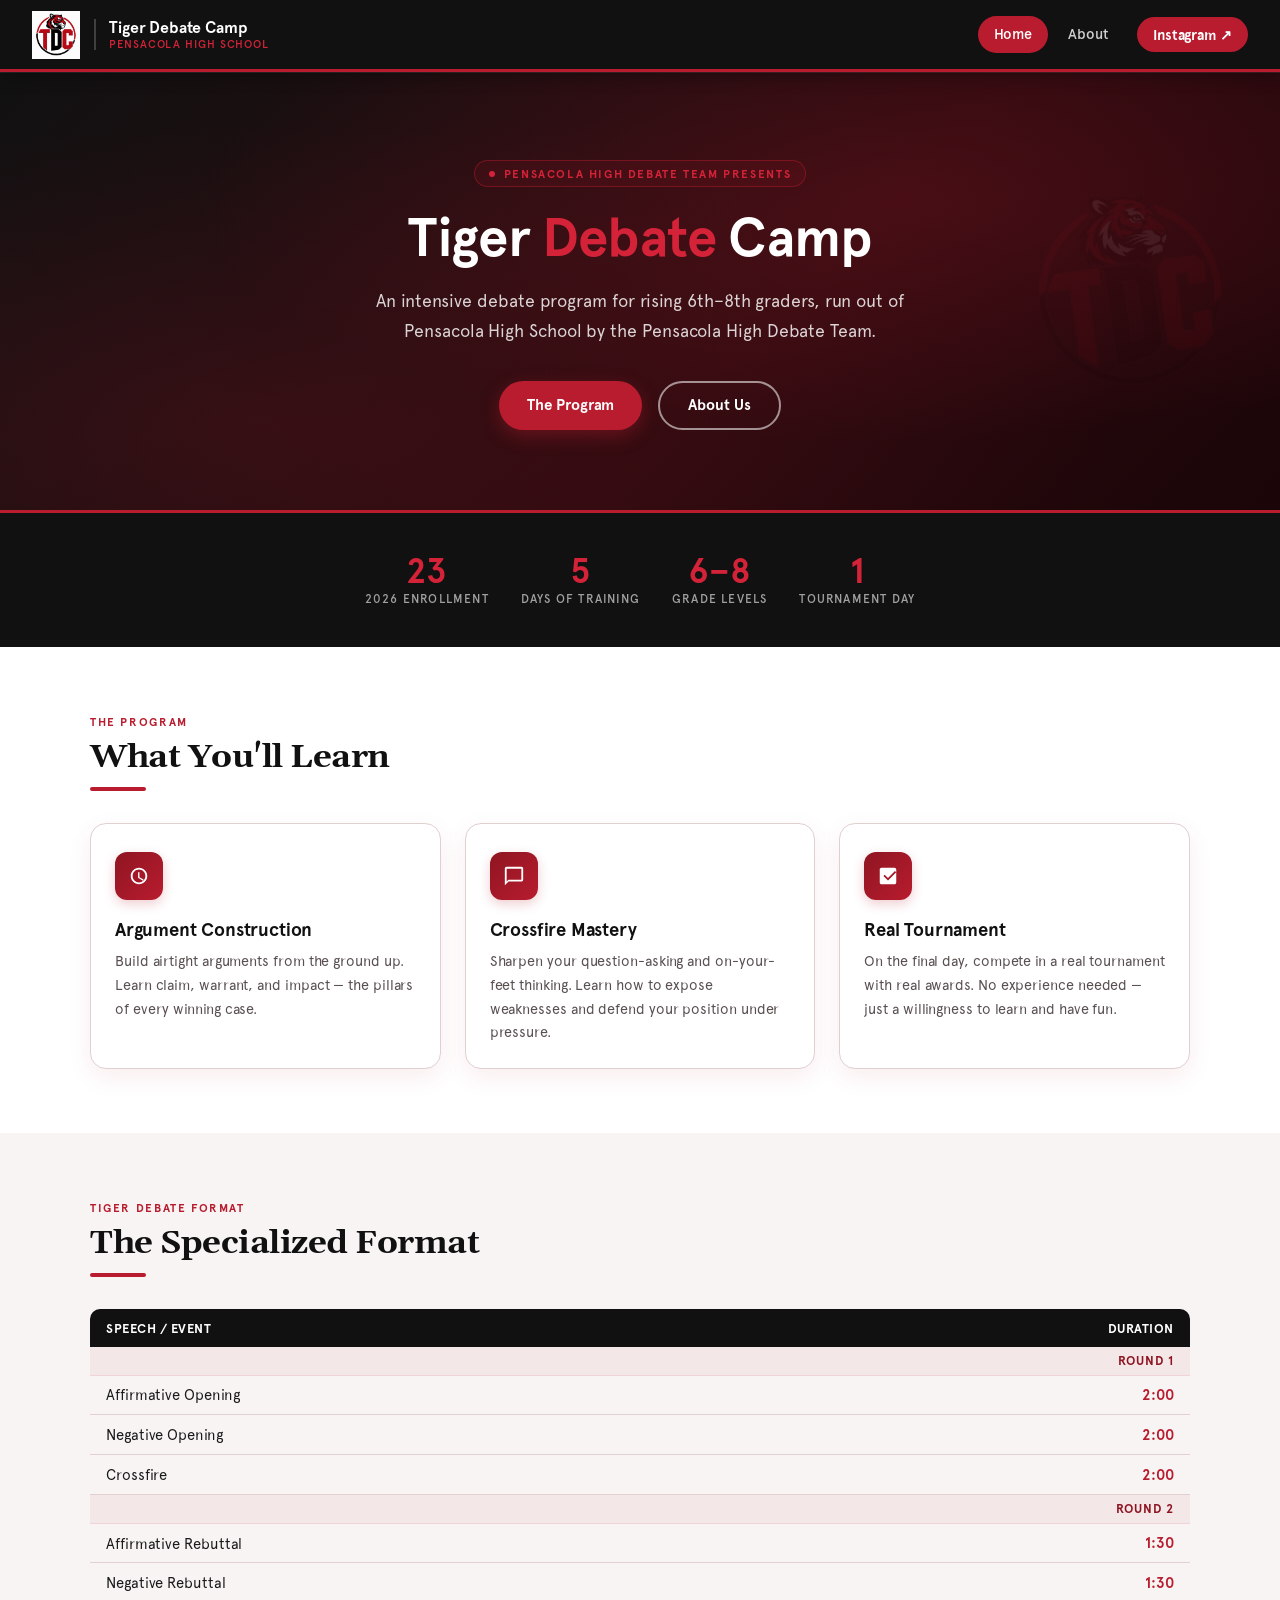
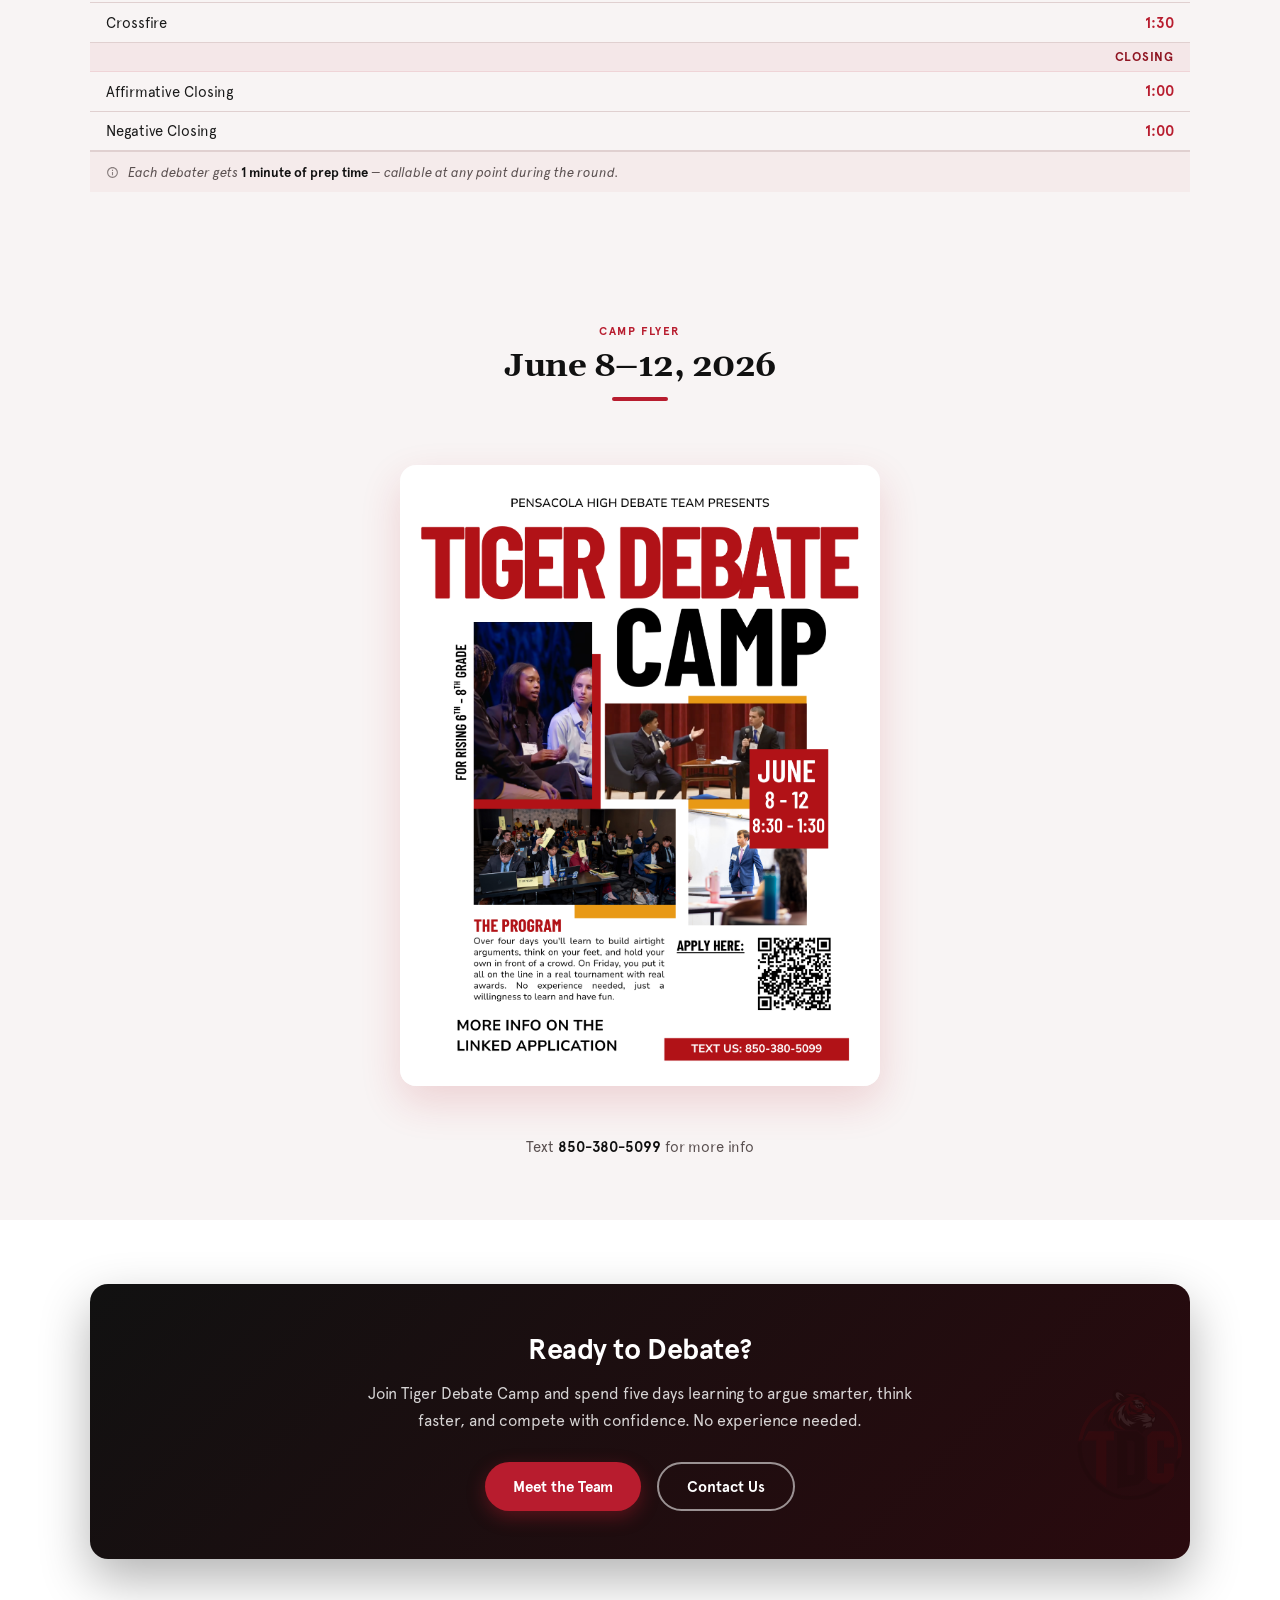
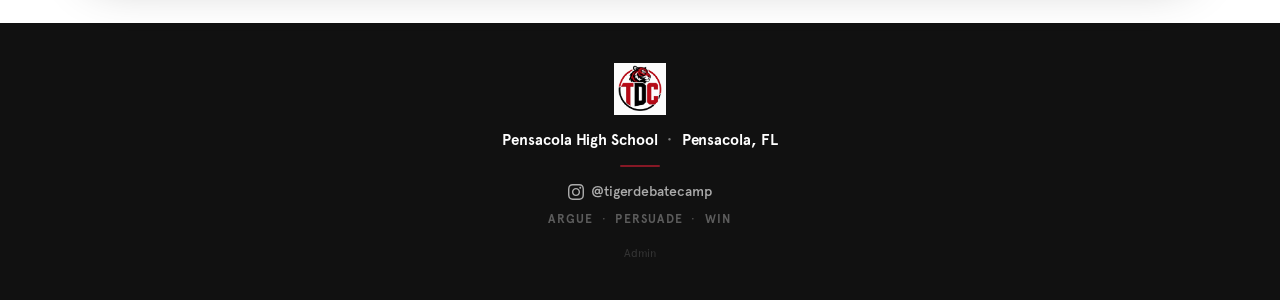
<file: index.html>
<!DOCTYPE html>
<html lang="en">
<head>
  <meta charset="UTF-8" />
  <meta name="viewport" content="width=device-width, initial-scale=1.0" />
  <meta name="description" content="Tiger Debate Camp — An intensive debate program for rising 6th–8th graders, run by the Pensacola High Debate Team." />
  <meta property="og:title" content="Tiger Debate Camp" />
  <meta property="og:description" content="An intensive debate program for rising 6th–8th graders out of Pensacola High School." />
  <meta property="og:type" content="website" />
  <title>Tiger Debate Camp</title>
  <link rel="icon" type="image/png" href="Media/favicon-tdc.png" />
  <link rel="apple-touch-icon" href="Media/favicon-tdc.png" />
  <link rel="stylesheet" href="assets/styles.css" />
</head>
<body>

<header>
  <a class="logo-area" href="index.html" aria-label="Go to homepage">
    <img class="logo-img" src="Media/favicon-tdc.png" alt="Tiger Debate Camp" />
    <div class="logo-chapter">
      <span class="chapter-school">Tiger Debate Camp</span>
      <span class="chapter-tag">Pensacola High School</span>
    </div>
  </a>

  <button class="hamburger" id="hamburger" aria-label="Toggle navigation" aria-expanded="false">
    <span></span><span></span><span></span>
  </button>

  <nav id="main-nav" role="navigation" aria-label="Main navigation">
    <a href="index.html" id="nav-home">Home</a>
    <a href="about.html" id="nav-about">About</a>
    <a href="https://www.instagram.com/tigerdebate" target="_blank" rel="noopener" class="nav-accent">Instagram ↗</a>
  </nav>
</header>

<main id="main-content" role="main"></main>

<footer>
  <img class="footer-logo" src="Media/favicon-tdc.png" alt="Tiger Debate Camp" />
  <div style="font-weight:600;color:#fff;font-size:.95rem;">Pensacola High School <span style="opacity:.45;margin:0 .35rem;">·</span> Pensacola, FL</div>
  <div class="footer-divider" aria-hidden="true"></div>
  <a class="insta-link" href="https://www.instagram.com/tigerdebate" target="_blank" rel="noopener" aria-label="Follow us on Instagram">
    <svg width="16" height="16" viewBox="0 0 24 24" fill="currentColor" aria-hidden="true">
      <path d="M12 2.163c3.204 0 3.584.012 4.85.07 3.252.148 4.771 1.691 4.919 4.919.058 1.265.069 1.645.069 4.849 0 3.205-.012 3.584-.069 4.849-.149 3.225-1.664 4.771-4.919 4.919-1.266.058-1.644.07-4.85.07-3.204 0-3.584-.012-4.849-.07-3.26-.149-4.771-1.699-4.919-4.92-.058-1.265-.07-1.644-.07-4.849 0-3.204.013-3.583.07-4.849.149-3.227 1.664-4.771 4.919-4.919 1.266-.057 1.645-.069 4.849-.069zm0-2.163c-3.259 0-3.667.014-4.947.072-4.358.2-6.78 2.618-6.98 6.98-.059 1.281-.073 1.689-.073 4.948 0 3.259.014 3.668.072 4.948.2 4.358 2.618 6.78 6.98 6.98 1.281.058 1.689.072 4.948.072 3.259 0 3.668-.014 4.948-.072 4.354-.2 6.782-2.618 6.979-6.98.059-1.28.073-1.689.073-4.948 0-3.259-.014-3.667-.072-4.947-.196-4.354-2.617-6.78-6.979-6.98-1.281-.059-1.69-.073-4.949-.073zm0 5.838c-3.403 0-6.162 2.759-6.162 6.162s2.759 6.163 6.162 6.163 6.162-2.759 6.162-6.163c0-3.403-2.759-6.162-6.162-6.162zm0 10.162c-2.209 0-4-1.79-4-4 0-2.209 1.791-4 4-4s4 1.791 4 4c0 2.21-1.791 4-4 4zm6.406-11.845c-.796 0-1.441.645-1.441 1.44s.645 1.44 1.441 1.44c.795 0 1.439-.645 1.439-1.44s-.644-1.44-1.439-1.44z"/>
    </svg>
    @tigerdebatecamp
  </a>
  <div class="footer-tag"><strong>Argue</strong> &nbsp;·&nbsp; <strong>Persuade</strong> &nbsp;·&nbsp; <strong>Win</strong></div>
  <a class="footer-admin" href="admin.html">Admin</a>
</footer>

<script src="assets/site.js"></script>
<script>
function onSiteReady() {
  const main = document.getElementById('main-content');
  const t = currentTheme();
  const c = currentContent();

  const eventsHtml = c.events.map(ev => `
    <div class="event-item">
      <div class="event-date">${escHtml(ev.date)}</div>
      <div class="event-info">
        <h4>${escHtml(ev.title)}</h4>
        <p>${escHtml(ev.desc)}</p>
      </div>
    </div>`).join('');

  main.innerHTML = `
    <div class="hero">
      <div class="hero-content">
        <div class="hero-eyebrow">Pensacola High Debate Team Presents</div>
        <h1 class="anim anim-0">Tiger <span>Debate</span> Camp</h1>
        <p class="anim anim-1">${escHtml(c.subheadline)}</p>
        <div class="hero-actions anim anim-2">
          <a class="btn btn-primary" href="#section-program">The Program</a>
          <a class="btn btn-outline" href="about.html">About Us</a>
        </div>
      </div>
    </div>

    <div class="stats-strip">
      <div class="stat-item">
        <div class="stat-number">23</div>
        <div class="stat-label">2026 Enrollment</div>
      </div>
      <div class="stat-item">
        <div class="stat-number">5</div>
        <div class="stat-label">Days of Training</div>
      </div>
      <div class="stat-item">
        <div class="stat-number">6–8</div>
        <div class="stat-label">Grade Levels</div>
      </div>
      <div class="stat-item">
        <div class="stat-number">1</div>
        <div class="stat-label">Tournament Day</div>
      </div>
    </div>

    ${t.showAnnouncement && c.announcement && c.announcement.title ? `
    <section class="announcement-section" id="section-announcement">
      <div class="announcement" role="region" aria-label="Camp announcement">
        <div class="announcement-icon" aria-hidden="true">
          <svg width="22" height="22" viewBox="0 0 24 24" fill="currentColor">
            <path d="M3 11v2c0 .55.45 1 1 1h1l3.5 3.5c.63.63 1.71.18 1.71-.71V7.21c0-.89-1.08-1.34-1.71-.71L5 10H4c-.55 0-1 .45-1 1zm13.5 1c0-1.77-1.02-3.29-2.5-4.03v8.05c1.48-.73 2.5-2.25 2.5-4.02zM14 3.23v.5c0 .38.25.71.61.85C17.18 5.6 19 8.09 19 11s-1.82 5.4-4.39 6.42c-.36.14-.61.47-.61.85v.5c0 .63.63 1.07 1.21.85C18.66 18.36 21 14.95 21 11s-2.34-7.36-5.79-8.62c-.58-.22-1.21.22-1.21.85z"/>
          </svg>
        </div>
        <div class="announcement-body">
          ${c.announcement.badge ? `<div class="announcement-badge">${escHtml(c.announcement.badge)}</div>` : ''}
          <h3 class="announcement-title">${escHtml(c.announcement.title)}</h3>
          ${c.announcement.body ? `<p class="announcement-text">${escHtml(c.announcement.body)}</p>` : ''}
        </div>
        ${c.announcement.ctaText && c.announcement.ctaHref ? `
          <a class="announcement-cta" href="${escHtml(c.announcement.ctaHref)}">${escHtml(c.announcement.ctaText)} &rarr;</a>
        ` : ''}
      </div>
    </section>
    ` : ''}

    <section class="section" id="section-program">
      <div class="section-inner">
        <div class="section-eyebrow">The Program</div>
        <h2 class="section-title">What You'll Learn</h2>
        <div class="section-line"></div>
        <div class="cards">
          <div class="card">
            <div class="card-icon">
              <svg width="22" height="22" viewBox="0 0 24 24"><path d="M12 3c-4.97 0-9 4.03-9 9s4.03 9 9 9 9-4.03 9-9-4.03-9-9-9zm0 16c-3.86 0-7-3.14-7-7s3.14-7 7-7 7 3.14 7 7-3.14 7-7 7zm.5-11H11v6l5.25 3.15.75-1.23-4.5-2.67V8z"/></svg>
            </div>
            <h3>Argument Construction</h3>
            <p>Build airtight arguments from the ground up. Learn claim, warrant, and impact — the pillars of every winning case.</p>
          </div>
          <div class="card">
            <div class="card-icon">
              <svg width="22" height="22" viewBox="0 0 24 24"><path d="M20 2H4c-1.1 0-2 .9-2 2v18l4-4h14c1.1 0 2-.9 2-2V4c0-1.1-.9-2-2-2zm0 14H6l-2 2V4h16v12z"/></svg>
            </div>
            <h3>Crossfire Mastery</h3>
            <p>Sharpen your question-asking and on-your-feet thinking. Learn how to expose weaknesses and defend your position under pressure.</p>
          </div>
          <div class="card">
            <div class="card-icon">
              <svg width="22" height="22" viewBox="0 0 24 24"><path d="M19 3H5c-1.1 0-2 .9-2 2v14c0 1.1.9 2 2 2h14c1.1 0 2-.9 2-2V5c0-1.1-.9-2-2-2zm-7 14l-5-5 1.41-1.41L12 14.17l7.59-7.59L21 8l-9 9z"/></svg>
            </div>
            <h3>Real Tournament</h3>
            <p>On the final day, compete in a real tournament with real awards. No experience needed — just a willingness to learn and have fun.</p>
          </div>
        </div>
      </div>
    </section>

    <section class="section section-alt" id="section-format">
      <div class="section-inner">
        <div class="section-eyebrow">Tiger Debate Format</div>
        <h2 class="section-title">The Specialized Format</h2>
        <div class="section-line"></div>
        <table class="format-table">
          <thead>
            <tr>
              <th>Speech / Event</th>
              <th style="text-align:right">Duration</th>
            </tr>
          </thead>
          <tbody>
            <tr class="round-divider"><td colspan="2">Round 1</td></tr>
            <tr><td>Affirmative Opening</td><td>2:00</td></tr>
            <tr><td>Negative Opening</td><td>2:00</td></tr>
            <tr><td>Crossfire</td><td>2:00</td></tr>
            <tr class="round-divider"><td colspan="2">Round 2</td></tr>
            <tr><td>Affirmative Rebuttal</td><td>1:30</td></tr>
            <tr><td>Negative Rebuttal</td><td>1:30</td></tr>
            <tr><td>Crossfire</td><td>1:30</td></tr>
            <tr class="round-divider"><td colspan="2">Closing</td></tr>
            <tr><td>Affirmative Closing</td><td>1:00</td></tr>
            <tr><td>Negative Closing</td><td>1:00</td></tr>
          </tbody>
          <tfoot>
            <tr class="prep-note">
              <td colspan="2">
                <svg width="13" height="13" viewBox="0 0 24 24" fill="currentColor" aria-hidden="true" style="vertical-align:-2px;margin-right:.35rem;opacity:.7"><path d="M11 7h2v2h-2zm0 4h2v6h-2zm1-9C6.48 2 2 6.48 2 12s4.48 10 10 10 10-4.48 10-10S17.52 2 12 2zm0 18c-4.41 0-8-3.59-8-8s3.59-8 8-8 8 3.59 8 8-3.59 8-8 8z"/></svg>
                Each debater gets <strong>1 minute of prep time</strong> — callable at any point during the round.
              </td>
            </tr>
          </tfoot>
        </table>
      </div>
    </section>

    ${t.showEvents && c.events.length ? `
    <section class="section" id="section-schedule">
      <div class="section-inner">
        <div class="section-eyebrow">2026 Camp</div>
        <h2 class="section-title">Daily Schedule</h2>
        <div class="section-line"></div>
        <div class="events-list">${eventsHtml}</div>
      </div>
    </section>
    ` : ''}

    <section class="section section-alt" id="section-flyer">
      <div class="section-inner" style="text-align:center;">
        <div class="section-eyebrow">Camp Flyer</div>
        <h2 class="section-title">June 8–12, 2026</h2>
        <div class="section-line" style="margin:0 auto 2rem;"></div>
        <div class="flyer-wrap">
          <img src="Media/flyer.png" alt="Tiger Debate Camp Flyer — June 8–12, 8:30–1:30" />
        </div>
        <p style="margin-top:1.25rem;color:var(--text-muted);font-size:.92rem;">
          Text <strong style="color:var(--black);">850-380-5099</strong> for more info
        </p>
      </div>
    </section>

    ${t.showCta ? `
    <section class="section" id="section-cta">
      <div class="section-inner">
        <div class="cta-banner">
          <h2>Ready to Debate?</h2>
          <p>Join Tiger Debate Camp and spend five days learning to argue smarter, think faster, and compete with confidence. No experience needed.</p>
          <div class="hero-actions">
            <a class="btn btn-primary" href="about.html">Meet the Team</a>
            <a class="btn btn-outline" href="mailto:${escHtml(c.contactEmail)}">Contact Us</a>
          </div>
        </div>
      </div>
    </section>
    ` : ''}
  `;
}
</script>
</body>
</html>
</file>
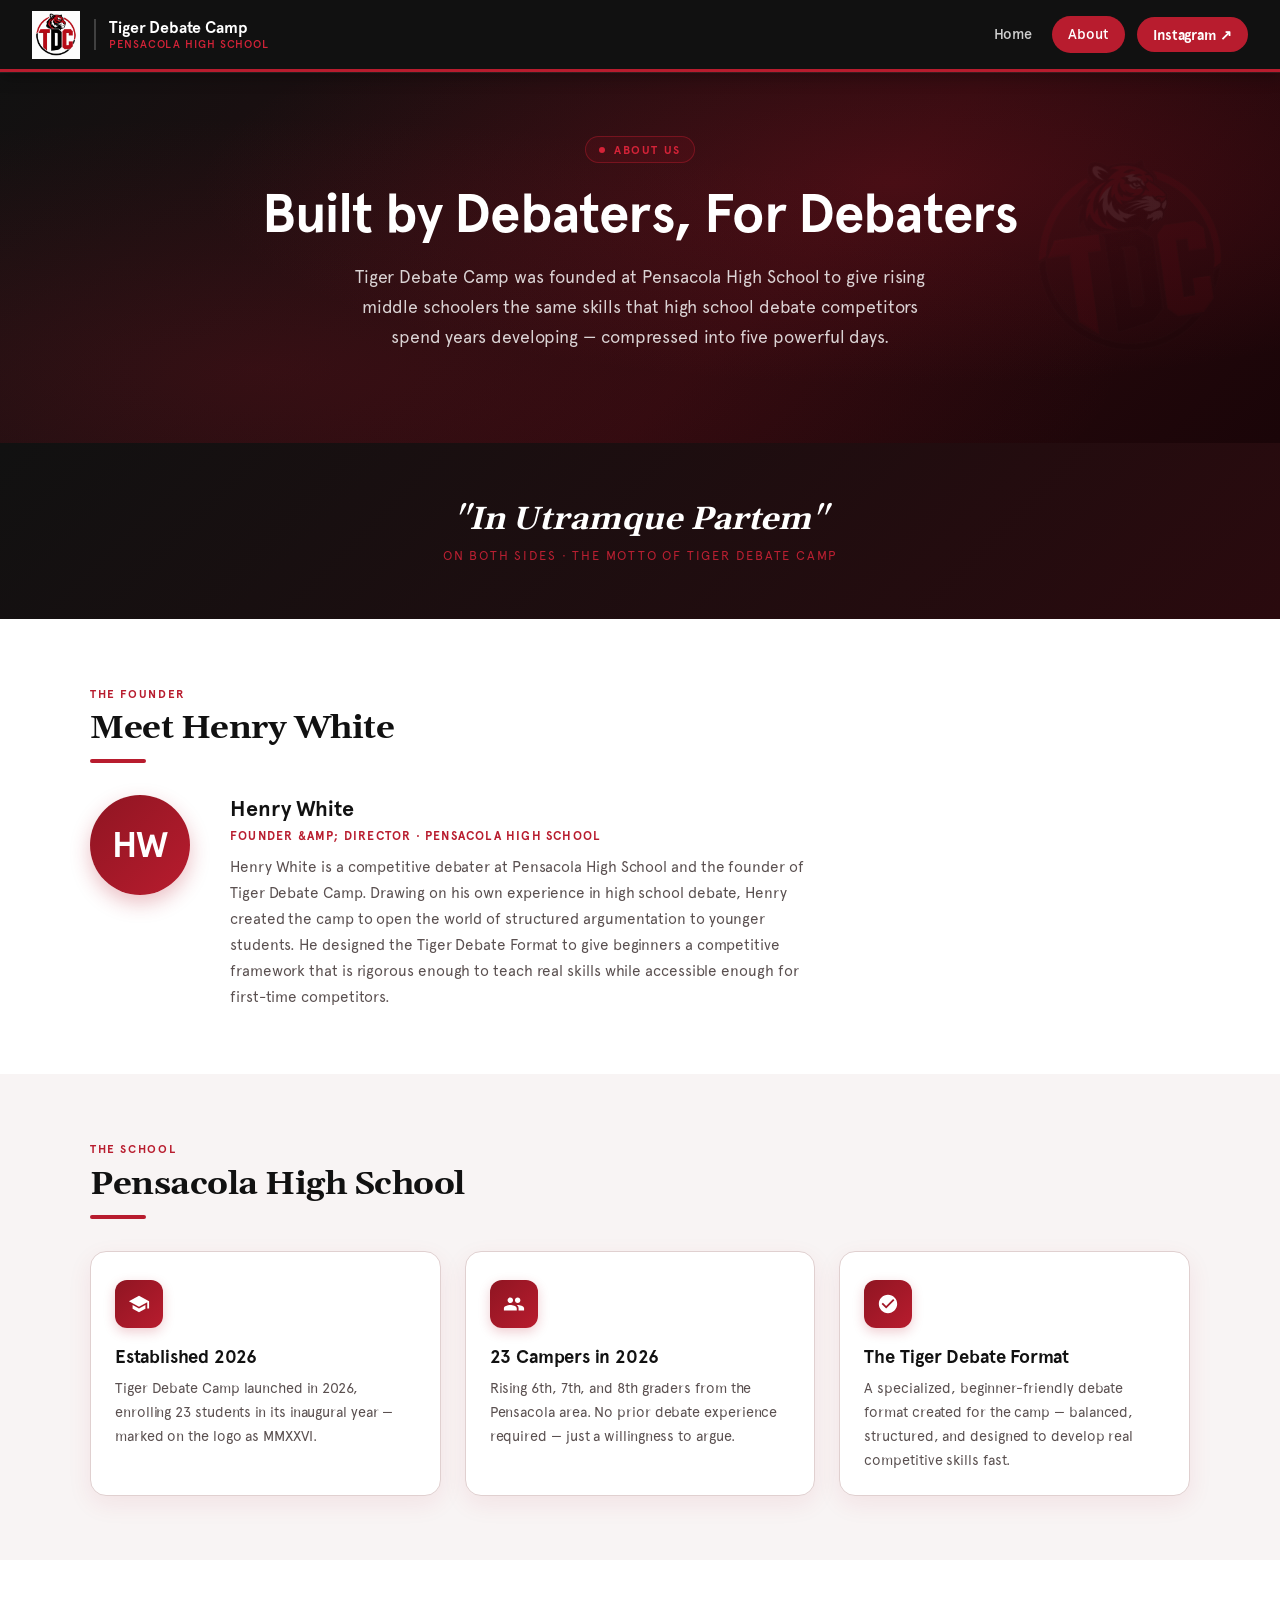
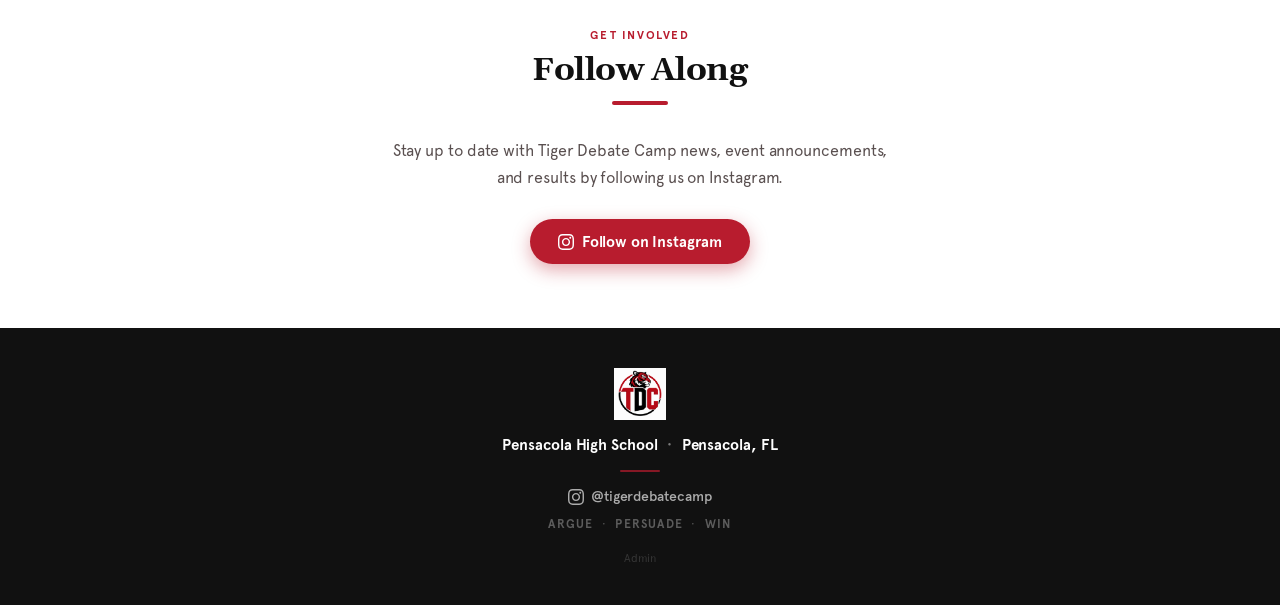
<file: about.html>
<!DOCTYPE html>
<html lang="en">
<head>
  <meta charset="UTF-8" />
  <meta name="viewport" content="width=device-width, initial-scale=1.0" />
  <meta name="description" content="About Tiger Debate Camp — founded by Henry White, run out of Pensacola High School." />
  <meta property="og:title" content="About — Tiger Debate Camp" />
  <meta property="og:description" content="Meet the team behind Tiger Debate Camp at Pensacola High School." />
  <meta property="og:type" content="website" />
  <title>About — Tiger Debate Camp</title>
  <link rel="icon" type="image/png" href="Media/favicon-tdc.png" />
  <link rel="apple-touch-icon" href="Media/favicon-tdc.png" />
  <link rel="stylesheet" href="assets/styles.css" />
</head>
<body>

<header>
  <a class="logo-area" href="index.html" aria-label="Go to homepage">
    <img class="logo-img" src="Media/favicon-tdc.png" alt="Tiger Debate Camp" />
    <div class="logo-chapter">
      <span class="chapter-school">Tiger Debate Camp</span>
      <span class="chapter-tag">Pensacola High School</span>
    </div>
  </a>

  <button class="hamburger" id="hamburger" aria-label="Toggle navigation" aria-expanded="false">
    <span></span><span></span><span></span>
  </button>

  <nav id="main-nav" role="navigation" aria-label="Main navigation">
    <a href="index.html" id="nav-home">Home</a>
    <a href="about.html" id="nav-about">About</a>
    <a href="https://www.instagram.com/tigerdebate" target="_blank" rel="noopener" class="nav-accent">Instagram ↗</a>
  </nav>
</header>

<main id="main-content" role="main"></main>

<footer>
  <img class="footer-logo" src="Media/favicon-tdc.png" alt="Tiger Debate Camp" />
  <div style="font-weight:600;color:#fff;font-size:.95rem;">Pensacola High School <span style="opacity:.45;margin:0 .35rem;">·</span> Pensacola, FL</div>
  <div class="footer-divider" aria-hidden="true"></div>
  <a class="insta-link" id="footer-insta" href="https://www.instagram.com/tigerdebate" target="_blank" rel="noopener" aria-label="Follow us on Instagram">
    <svg width="16" height="16" viewBox="0 0 24 24" fill="currentColor" aria-hidden="true">
      <path d="M12 2.163c3.204 0 3.584.012 4.85.07 3.252.148 4.771 1.691 4.919 4.919.058 1.265.069 1.645.069 4.849 0 3.205-.012 3.584-.069 4.849-.149 3.225-1.664 4.771-4.919 4.919-1.266.058-1.644.07-4.85.07-3.204 0-3.584-.012-4.849-.07-3.26-.149-4.771-1.699-4.919-4.92-.058-1.265-.07-1.644-.07-4.849 0-3.204.013-3.583.07-4.849.149-3.227 1.664-4.771 4.919-4.919 1.266-.057 1.645-.069 4.849-.069zm0-2.163c-3.259 0-3.667.014-4.947.072-4.358.2-6.78 2.618-6.98 6.98-.059 1.281-.073 1.689-.073 4.948 0 3.259.014 3.668.072 4.948.2 4.358 2.618 6.78 6.98 6.98 1.281.058 1.689.072 4.948.072 3.259 0 3.668-.014 4.948-.072 4.354-.2 6.782-2.618 6.979-6.98.059-1.28.073-1.689.073-4.948 0-3.259-.014-3.667-.072-4.947-.196-4.354-2.617-6.78-6.979-6.98-1.281-.059-1.69-.073-4.949-.073zm0 5.838c-3.403 0-6.162 2.759-6.162 6.162s2.759 6.163 6.162 6.163 6.162-2.759 6.162-6.163c0-3.403-2.759-6.162-6.162-6.162zm0 10.162c-2.209 0-4-1.79-4-4 0-2.209 1.791-4 4-4s4 1.791 4 4c0 2.21-1.791 4-4 4zm6.406-11.845c-.796 0-1.441.645-1.441 1.44s.645 1.44 1.441 1.44c.795 0 1.439-.645 1.439-1.44s-.644-1.44-1.439-1.44z"/>
    </svg>
    @tigerdebatecamp
  </a>
  <div class="footer-tag"><strong>Argue</strong> &nbsp;·&nbsp; <strong>Persuade</strong> &nbsp;·&nbsp; <strong>Win</strong></div>
  <a class="footer-admin" href="admin.html">Admin</a>
</footer>

<script src="assets/site.js"></script>
<script>
function onSiteReady() {
  const main = document.getElementById('main-content');
  const c = currentContent();
  const ab = c.about || {};

  const instagramHandle = ab.instagramHandle || 'tigerdebate';
  const instagramUrl = 'https://www.instagram.com/' + instagramHandle;

  // Update nav Instagram link dynamically
  const navInsta = document.querySelector('nav a.nav-accent');
  if (navInsta) navInsta.href = instagramUrl;

  // Update footer Instagram link dynamically
  const footerInsta = document.getElementById('footer-insta');
  if (footerInsta) footerInsta.href = instagramUrl;

  main.innerHTML = `
    <div class="hero" style="padding:4rem 1.5rem 3.5rem;">
      <div class="hero-content">
        <div class="hero-eyebrow">${escHtml(ab.heroEyebrow || 'About Us')}</div>
        <h1>${escHtml(ab.heroHeading || 'Built by Debaters, For Debaters')}</h1>
        <p>${escHtml(ab.heroBody || 'Tiger Debate Camp was founded at Pensacola High School to give rising middle schoolers the same skills that high school debate competitors spend years developing — compressed into five powerful days.')}</p>
      </div>
    </div>

    <div class="mission-strip">
      <div class="motto">${escHtml(ab.mottoText || '"In Utramque Partem"')}</div>
      <div class="motto-latin">${escHtml(ab.mottoSub || 'On Both Sides · The motto of Tiger Debate Camp')}</div>
    </div>

    <section class="section">
      <div class="section-inner">
        <div class="section-eyebrow">${escHtml(ab.founderEyebrow || 'The Founder')}</div>
        <h2 class="section-title">${escHtml(ab.founderHeading || 'Meet Henry White')}</h2>
        <div class="section-line"></div>
        <div class="about-founder">
          <div class="about-founder-avatar">${escHtml((ab.founderName || 'Henry White').split(' ').map(w => w[0]).join('').slice(0,2).toUpperCase())}</div>
          <div class="about-founder-info">
            <h3>${escHtml(ab.founderName || 'Henry White')}</h3>
            <div class="role-tag">${escHtml(ab.founderRole || 'Founder &amp; Director · Pensacola High School')}</div>
            <p>${escHtml(ab.founderBio1 || 'Henry White is a competitive debater at Pensacola High School and the founder of Tiger Debate Camp. Drawing on his own experience in high school debate, Henry created the camp to open the world of structured argumentation to younger students. He designed the Tiger Debate Format to give beginners a competitive framework that is rigorous enough to teach real skills while accessible enough for first-time competitors.')}</p>
            ${ab.founderBio2 ? `<p style="margin-top:.85rem;">${escHtml(ab.founderBio2)}</p>` : ''}
          </div>
        </div>
      </div>
    </section>

    <section class="section section-alt">
      <div class="section-inner">
        <div class="section-eyebrow">The School</div>
        <h2 class="section-title">Pensacola High School</h2>
        <div class="section-line"></div>
        <div class="cards">
          <div class="card">
            <div class="card-icon">
              <svg width="22" height="22" viewBox="0 0 24 24"><path d="M12 3L1 9l11 6 9-4.91V17h2V9L12 3zM5 13.18v4L12 21l7-3.82v-4L12 17l-7-3.82z"/></svg>
            </div>
            <h3>Established 2026</h3>
            <p>Tiger Debate Camp launched in 2026, enrolling 23 students in its inaugural year — marked on the logo as MMXXVI.</p>
          </div>
          <div class="card">
            <div class="card-icon">
              <svg width="22" height="22" viewBox="0 0 24 24"><path d="M16 11c1.66 0 2.99-1.34 2.99-3S17.66 5 16 5c-1.66 0-3 1.34-3 3s1.34 3 3 3zm-8 0c1.66 0 2.99-1.34 2.99-3S9.66 5 8 5C6.34 5 5 6.34 5 8s1.34 3 3 3zm0 2c-2.33 0-7 1.17-7 3.5V19h14v-2.5c0-2.33-4.67-3.5-7-3.5zm8 0c-.29 0-.62.02-.97.05 1.16.84 1.97 1.97 1.97 3.45V19h6v-2.5c0-2.33-4.67-3.5-7-3.5z"/></svg>
            </div>
            <h3>23 Campers in 2026</h3>
            <p>Rising 6th, 7th, and 8th graders from the Pensacola area. No prior debate experience required — just a willingness to argue.</p>
          </div>
          <div class="card">
            <div class="card-icon">
              <svg width="22" height="22" viewBox="0 0 24 24"><path d="M12 2C6.48 2 2 6.48 2 12s4.48 10 10 10 10-4.48 10-10S17.52 2 12 2zm-2 15l-5-5 1.41-1.41L10 14.17l7.59-7.59L19 8l-9 9z"/></svg>
            </div>
            <h3>The Tiger Debate Format</h3>
            <p>A specialized, beginner-friendly debate format created for the camp — balanced, structured, and designed to develop real competitive skills fast.</p>
          </div>
        </div>
      </div>
    </section>

    <section class="section">
      <div class="section-inner" style="text-align:center;">
        <div class="section-eyebrow">Get Involved</div>
        <h2 class="section-title">Follow Along</h2>
        <div class="section-line" style="margin:0 auto 2rem;"></div>
        <p style="color:var(--text-muted);max-width:520px;margin:0 auto 1.75rem;line-height:1.7;">
          Stay up to date with Tiger Debate Camp news, event announcements, and results by following us on Instagram.
        </p>
        <a class="btn btn-primary" href="${escHtml(instagramUrl)}" target="_blank" rel="noopener">
          <svg width="16" height="16" viewBox="0 0 24 24" fill="currentColor">
            <path d="M12 2.163c3.204 0 3.584.012 4.85.07 3.252.148 4.771 1.691 4.919 4.919.058 1.265.069 1.645.069 4.849 0 3.205-.012 3.584-.069 4.849-.149 3.225-1.664 4.771-4.919 4.919-1.266.058-1.644.07-4.85.07-3.204 0-3.584-.012-4.849-.07-3.26-.149-4.771-1.699-4.919-4.92-.058-1.265-.07-1.644-.07-4.849 0-3.204.013-3.583.07-4.849.149-3.227 1.664-4.771 4.919-4.919 1.266-.057 1.645-.069 4.849-.069zm0-2.163c-3.259 0-3.667.014-4.947.072-4.358.2-6.78 2.618-6.98 6.98-.059 1.281-.073 1.689-.073 4.948 0 3.259.014 3.668.072 4.948.2 4.358 2.618 6.78 6.98 6.98 1.281.058 1.689.072 4.948.072 3.259 0 3.668-.014 4.948-.072 4.354-.2 6.782-2.618 6.979-6.98.059-1.28.073-1.689.073-4.948 0-3.259-.014-3.667-.072-4.947-.196-4.354-2.617-6.78-6.979-6.98-1.281-.059-1.69-.073-4.949-.073zm0 5.838c-3.403 0-6.162 2.759-6.162 6.162s2.759 6.163 6.162 6.163 6.162-2.759 6.162-6.163c0-3.403-2.759-6.162-6.162-6.162zm0 10.162c-2.209 0-4-1.79-4-4 0-2.209 1.791-4 4-4s4 1.791 4 4c0 2.21-1.791 4-4 4zm6.406-11.845c-.796 0-1.441.645-1.441 1.44s.645 1.44 1.441 1.44c.795 0 1.439-.645 1.439-1.44s-.644-1.44-1.439-1.44z"/>
          </svg>
          Follow on Instagram
        </a>
      </div>
    </section>
  `;
}
</script>
</body>
</html>
</file>
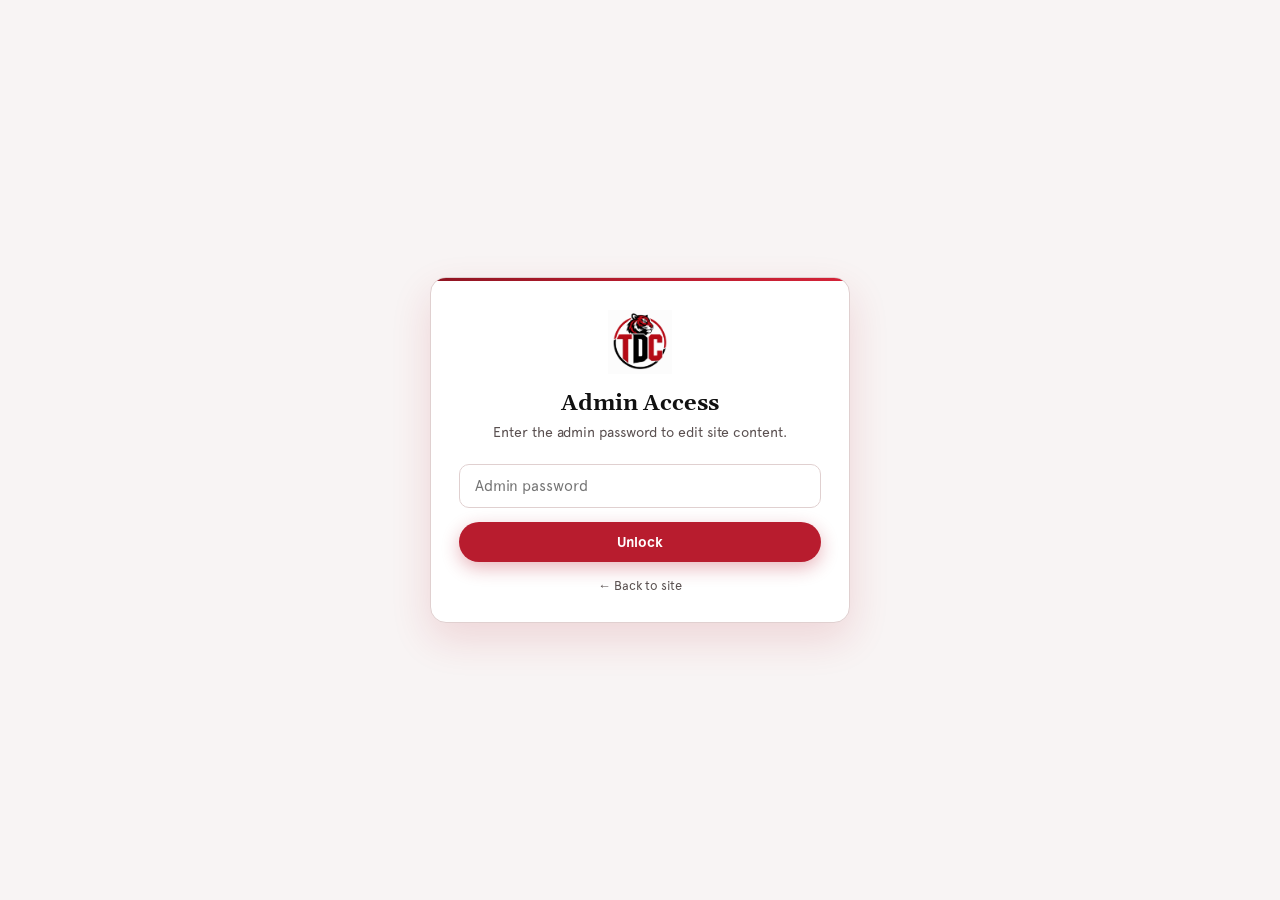
<file: admin.html>
<!DOCTYPE html>
<html lang="en">
<head>
  <meta charset="UTF-8" />
  <meta name="viewport" content="width=device-width, initial-scale=1.0" />
  <meta name="robots" content="noindex, nofollow" />
  <title>Tiger Debate Camp · Admin</title>
  <link rel="icon" type="image/png" href="Media/favicon-tdc.png" />

  <style>
    @font-face {
      font-family: 'Apercu Pro';
      src: url("Fonts/Apercu Pro/Apercu Pro Light.otf") format('opentype');
      font-weight: 300; font-style: normal; font-display: swap;
    }
    @font-face {
      font-family: 'Apercu Pro';
      src: url("Fonts/Apercu Pro/Apercu Pro Regular.otf") format('opentype');
      font-weight: 400; font-style: normal; font-display: swap;
    }
    @font-face {
      font-family: 'Apercu Pro';
      src: url("Fonts/Apercu Pro/Apercu Pro Medium.otf") format('opentype');
      font-weight: 500; font-style: normal; font-display: swap;
    }
    @font-face {
      font-family: 'Apercu Pro';
      src: url("Fonts/Apercu Pro/Apercu Pro Bold.otf") format('opentype');
      font-weight: 700; font-style: normal; font-display: swap;
    }
    @font-face {
      font-family: 'Gelasio';
      src: url("Fonts/Gelasio/Gelasio-SemiBold.ttf") format('truetype');
      font-weight: 600; font-style: normal; font-display: swap;
    }
    @font-face {
      font-family: 'Gelasio';
      src: url("Fonts/Gelasio/Gelasio-Bold.ttf") format('truetype');
      font-weight: 700; font-style: normal; font-display: swap;
    }

    :root {
      --crimson:    #b81c2e;
      --crimson-dk: #8f1522;
      --crimson-lt: #d42338;
      --black:      #111111;
      --ink:        #1a1a1a;
      --white:      #ffffff;
      --bg:         #ffffff;
      --surface:    #f8f4f4;
      --text:       var(--ink);
      --text-muted: #5a5050;
      --border:     #e0d0d0;
      --radius:     12px;
      --radius-pill: 999px;
      --font-body:    'Apercu Pro', 'Helvetica Neue', Arial, sans-serif;
      --font-display: 'Gelasio', Georgia, 'Times New Roman', serif;
      --shadow:     0 8px 24px rgba(184,28,46,0.08);
      --shadow-lg:  0 16px 40px rgba(184,28,46,0.14);
      --transition: 0.25s cubic-bezier(.4,0,.2,1);
    }

    *, *::before, *::after { box-sizing: border-box; margin: 0; padding: 0; }
    html { scroll-behavior: smooth; }
    body {
      font-family: var(--font-body);
      background: var(--surface);
      color: var(--text);
      min-height: 100vh;
      display: flex;
      flex-direction: column;
      letter-spacing: -0.005em;
      -webkit-font-smoothing: antialiased;
    }

    /* ── Top bar ── */
    .topbar {
      background: var(--black);
      border-bottom: 3px solid var(--crimson);
      padding: 1rem 1.5rem;
      display: flex;
      align-items: center;
      justify-content: space-between;
      position: sticky;
      top: 0;
      z-index: 50;
    }
    .topbar .brand {
      display: flex; align-items: center; gap: .75rem;
      font-family: var(--font-display);
      font-weight: 700;
      color: var(--white);
      font-size: 1.05rem;
      text-decoration: none;
    }
    .topbar .brand img { width: 32px; height: 32px; }
    .topbar .top-links { display: flex; gap: 1.25rem; align-items: center; }
    .topbar a.back,
    .topbar a.preview {
      font-size: .85rem;
      color: rgba(255,255,255,.55);
      text-decoration: none;
      font-weight: 500;
      transition: color var(--transition);
    }
    .topbar a.back:hover,
    .topbar a.preview:hover { color: var(--white); }

    /* ── Layout ── */
    .admin-page {
      flex: 1;
      max-width: 880px;
      width: 100%;
      margin: 2.5rem auto 7rem;
      padding: 0 1.25rem;
    }

    .page-head { margin-bottom: 1.75rem; }
    .page-head .eyebrow {
      display: inline-block;
      font-size: .72rem;
      font-weight: 600;
      letter-spacing: .14em;
      text-transform: uppercase;
      color: var(--crimson);
      margin-bottom: .4rem;
    }
    .page-head h1 {
      font-family: var(--font-display);
      font-size: clamp(1.65rem, 2.6vw, 2.1rem);
      font-weight: 700;
      color: var(--black);
      letter-spacing: -0.015em;
      line-height: 1.2;
      margin-bottom: .35rem;
    }
    .page-head p {
      color: var(--text-muted);
      font-size: .95rem;
      line-height: 1.55;
      max-width: 640px;
    }

    /* ── Page quick-nav tabs ── */
    .page-tabs {
      display: flex;
      flex-wrap: wrap;
      gap: .5rem;
      margin-bottom: 1.5rem;
      position: sticky;
      top: 70px;
      z-index: 30;
      padding: .6rem;
      background: rgba(248,244,244,.9);
      backdrop-filter: blur(8px);
      -webkit-backdrop-filter: blur(8px);
      border-radius: var(--radius-pill);
      border: 1px solid var(--border);
    }
    .page-tab {
      padding: .5rem 1.05rem;
      border-radius: var(--radius-pill);
      border: none;
      background: transparent;
      color: var(--black);
      font-weight: 600;
      font-size: .85rem;
      cursor: pointer;
      font-family: var(--font-body);
      transition: background var(--transition), color var(--transition);
      white-space: nowrap;
    }
    .page-tab:hover { background: rgba(184,28,46,.08); }
    .page-tab.active { background: var(--crimson); color: var(--white); }
    @media (max-width: 560px) {
      .page-tabs { flex-wrap: nowrap; overflow-x: auto; border-radius: 14px; }
      .page-tab { font-size: .8rem; padding: .45rem .85rem; }
    }

    /* ── Page accordion panels ── */
    .page-accordion { display: flex; flex-direction: column; gap: 1.1rem; }
    .page-panel {
      background: var(--bg);
      border: 1px solid var(--border);
      border-radius: 16px;
      box-shadow: var(--shadow);
      overflow: hidden;
      scroll-margin-top: 140px;
      transition: box-shadow var(--transition);
    }
    .page-panel.open { box-shadow: var(--shadow-lg); }
    .page-panel-head {
      width: 100%;
      display: flex;
      align-items: center;
      gap: 1rem;
      padding: 1.15rem 1.4rem;
      background: var(--bg);
      border: none;
      cursor: pointer;
      text-align: left;
      font-family: var(--font-display);
      transition: background var(--transition);
      position: relative;
    }
    .page-panel-head::before {
      content: '';
      position: absolute;
      top: 0; left: 0; right: 0;
      height: 3px;
      background: linear-gradient(90deg, var(--crimson-dk) 0%, var(--crimson) 50%, var(--crimson-lt) 100%);
      border-radius: 16px 16px 0 0;
      opacity: 0;
      transition: opacity var(--transition);
    }
    .page-panel.open .page-panel-head::before { opacity: 1; }
    .page-panel-head:hover { background: var(--surface); }
    .page-panel-icon {
      width: 42px; height: 42px;
      border-radius: 12px;
      background: linear-gradient(135deg, var(--crimson-dk) 0%, var(--crimson) 100%);
      color: var(--white);
      display: flex; align-items: center; justify-content: center;
      flex: 0 0 42px;
    }
    .page-panel-titles { flex: 1; min-width: 0; }
    .page-panel-titles h2 {
      font-size: 1.18rem;
      font-weight: 700;
      color: var(--black);
      letter-spacing: -0.01em;
      line-height: 1.2;
    }
    .page-panel-titles p {
      font-size: .8rem;
      color: var(--text-muted);
      margin-top: .15rem;
      font-family: var(--font-body);
      font-weight: 400;
    }
    .page-panel-chevron {
      flex: 0 0 auto;
      color: var(--text-muted);
      transition: transform var(--transition);
    }
    .page-panel.open .page-panel-chevron { transform: rotate(180deg); }
    .page-panel-body { display: none; padding: 0 1.4rem 1.5rem; }
    .page-panel.open .page-panel-body { display: block; }

    /* ── Sub-cards inside a panel ── */
    .subcard {
      border: 1px solid var(--border);
      border-radius: 12px;
      padding: 1.15rem 1.2rem;
      margin-top: 1.1rem;
      background: var(--surface);
    }
    .subcard:first-child { margin-top: 1.3rem; }
    .subcard-head {
      display: flex;
      align-items: center;
      justify-content: space-between;
      gap: 1rem;
      margin-bottom: 1rem;
    }
    .subcard-head h3 {
      font-family: var(--font-display);
      font-size: 1rem;
      font-weight: 700;
      color: var(--black);
      letter-spacing: -0.01em;
    }
    .subcard-head .hint { font-size: .74rem; color: var(--text-muted); }
    .subcard .field:last-child { margin-bottom: 0; }

    /* ── Form fields ── */
    .field { margin-bottom: 1rem; }
    .field label {
      display: block;
      font-size: .78rem;
      font-weight: 600;
      color: var(--black);
      letter-spacing: .02em;
      margin-bottom: .35rem;
    }
    .field input[type="text"],
    .field input[type="email"],
    .field input[type="password"],
    .field input[type="url"],
    .field textarea {
      width: 100%;
      padding: .7rem .9rem;
      border: 1.5px solid var(--border);
      border-radius: 10px;
      font-size: .95rem;
      font-family: var(--font-body);
      color: var(--text);
      background: var(--bg);
      transition: border-color var(--transition), box-shadow var(--transition);
    }
    .field textarea { resize: vertical; min-height: 88px; line-height: 1.5; }
    .field input:focus, .field textarea:focus {
      outline: none;
      border-color: var(--crimson);
      box-shadow: 0 0 0 3px rgba(184,28,46,.15);
    }
    .field-row { display: grid; gap: 1rem; grid-template-columns: 1fr 1fr; }
    @media (max-width: 560px) { .field-row { grid-template-columns: 1fr; } }
    .field-help { font-size: .76rem; color: var(--text-muted); margin-top: .35rem; line-height: 1.45; }

    /* ── Buttons ── */
    .btn {
      display: inline-flex;
      align-items: center;
      justify-content: center;
      gap: .5rem;
      padding: .7rem 1.25rem;
      border-radius: var(--radius-pill);
      font-family: var(--font-body);
      font-weight: 600;
      font-size: .9rem;
      cursor: pointer;
      border: none;
      text-decoration: none;
      transition: transform var(--transition), box-shadow var(--transition), background var(--transition), color var(--transition);
    }
    .btn:hover:not(:disabled) { transform: translateY(-1px); }
    .btn:disabled { opacity: .55; cursor: not-allowed; }
    .btn-primary {
      background: var(--crimson);
      color: var(--white);
      box-shadow: 0 6px 18px rgba(184,28,46,.32);
    }
    .btn-primary:hover:not(:disabled) { background: var(--crimson-lt); }
    .btn-navy {
      background: var(--black);
      color: var(--white);
    }
    .btn-navy:hover:not(:disabled) { background: #2a2a2a; }
    .btn-ghost {
      background: transparent;
      color: var(--black);
      border: 1.5px solid var(--border);
    }
    .btn-ghost:hover:not(:disabled) { border-color: var(--crimson); color: var(--crimson); }
    .btn-danger {
      background: transparent;
      color: #c62828;
      border: 1.5px solid #ffcdd2;
      padding: .4rem .85rem;
      font-size: .8rem;
    }
    .btn-danger:hover:not(:disabled) { background: #fff0f0; }
    .btn-sm { padding: .45rem .9rem; font-size: .82rem; }

    /* ── Dynamic rows ── */
    .row-list { display: flex; flex-direction: column; gap: .85rem; }
    .row-item {
      border: 1px solid var(--border);
      border-radius: 12px;
      padding: 1rem;
      background: var(--bg);
      display: grid;
      gap: .85rem;
    }
    .row-item.event-row { grid-template-columns: 1fr auto; align-items: start; }
    @media (max-width: 560px) {
      .row-item.event-row { grid-template-columns: 1fr; }
      .row-item.event-row .row-actions { grid-column: 1 / -1; justify-self: stretch; }
    }
    .row-fields { display: grid; gap: .6rem; }
    .row-fields-3 { grid-template-columns: 110px 1fr 1fr; }
    @media (max-width: 560px) { .row-fields-3 { grid-template-columns: 1fr; } }
    .row-fields input, .row-fields textarea {
      padding: .55rem .8rem;
      font-size: .9rem;
      border-radius: 8px;
      width: 100%;
      border: 1.5px solid var(--border);
      font-family: var(--font-body);
      color: var(--text);
      background: var(--bg);
      transition: border-color var(--transition), box-shadow var(--transition);
    }
    .row-fields input:focus, .row-fields textarea:focus {
      outline: none;
      border-color: var(--crimson);
      box-shadow: 0 0 0 3px rgba(184,28,46,.15);
    }
    .row-actions { display: flex; flex-direction: column; gap: .35rem; align-items: stretch; min-width: 130px; }
    .row-actions .reorder { display: flex; gap: .3rem; }
    .row-actions .reorder button {
      flex: 1;
      padding: .35rem .5rem;
      font-size: .9rem;
      line-height: 1;
      border-radius: 8px;
      border: 1.5px solid var(--border);
      background: var(--bg);
      color: var(--black);
      cursor: pointer;
      transition: border-color var(--transition), color var(--transition);
      font-family: var(--font-body);
    }
    .row-actions .reorder button:hover:not(:disabled) { border-color: var(--crimson); color: var(--crimson); }
    .row-actions .reorder button:disabled { opacity: .35; cursor: not-allowed; }

    /* ── Toggle switch ── */
    .toggle-row {
      display: flex;
      align-items: center;
      justify-content: space-between;
      padding: .65rem 0;
      gap: 1rem;
    }
    .toggle-row + .toggle-row { border-top: 1px solid var(--border); }
    .toggle-row .toggle-label { font-weight: 600; color: var(--black); font-size: .92rem; }
    .toggle-row .toggle-label small {
      display: block; font-weight: 400; font-size: .76rem; color: var(--text-muted); margin-top: .15rem;
    }
    .switch {
      position: relative; display: inline-block;
      width: 44px; height: 24px; flex: 0 0 44px;
    }
    .switch input { opacity: 0; width: 0; height: 0; }
    .slider {
      position: absolute; cursor: pointer;
      inset: 0; background: #d6c0c0;
      border-radius: 24px; transition: background var(--transition);
    }
    .slider::before {
      content: '';
      position: absolute;
      width: 18px; height: 18px;
      left: 3px; top: 3px;
      background: var(--white);
      border-radius: 50%;
      transition: transform var(--transition);
      box-shadow: 0 2px 4px rgba(0,0,0,.18);
    }
    .switch input:checked + .slider { background: var(--crimson); }
    .switch input:checked + .slider::before { transform: translateX(20px); }
    .switch input:focus + .slider { box-shadow: 0 0 0 3px rgba(184,28,46,.2); }

    /* ── Alerts ── */
    .alert {
      border-radius: 10px; padding: .7rem 1rem; font-size: .88rem;
      line-height: 1.5; margin-bottom: 1rem; display: none;
    }
    .alert.show { display: block; }
    .alert.error   { background: #fff0f0; border: 1px solid #ffcdd2; color: #c62828; }
    .alert.success { background: #ecf8ef; border: 1px solid #b6dfbf; color: #1f6f33; }
    .alert.info    { background: #fff5f5; border: 1px solid var(--border); color: var(--crimson-dk); }
    .alert a { color: inherit; font-weight: 600; }

    /* ── Sticky save bar ── */
    .save-bar {
      position: fixed;
      left: 0; right: 0; bottom: 0;
      background: var(--bg);
      border-top: 1px solid var(--border);
      padding: .85rem 1.25rem;
      display: flex;
      align-items: center;
      justify-content: center;
      gap: 1rem;
      box-shadow: 0 -10px 30px rgba(184,28,46,.08);
      z-index: 40;
    }
    .save-bar .status { font-size: .85rem; color: var(--text-muted); }
    .save-bar .status.dirty { color: #c77a00; font-weight: 600; }
    .save-bar .status.ok    { color: #1f6f33; font-weight: 600; }
    .save-bar .status.err   { color: #c62828; font-weight: 600; }

    .spinner {
      display: inline-block;
      width: 14px; height: 14px;
      border: 2.5px solid rgba(255,255,255,.35);
      border-top-color: var(--white);
      border-radius: 50%;
      animation: spin .7s linear infinite;
    }
    @keyframes spin { to { transform: rotate(360deg); } }

    .empty {
      text-align: center; color: var(--text-muted); font-size: .85rem;
      padding: 1rem; border: 1px dashed var(--border);
      border-radius: 12px; background: var(--surface);
    }

    /* ── Password gate ── */
    .gate {
      position: fixed; inset: 0; background: var(--surface);
      display: flex; align-items: center; justify-content: center;
      padding: 1.5rem; z-index: 100;
    }
    .gate-card {
      width: 100%; max-width: 420px;
      background: var(--bg); border: 1px solid var(--border);
      border-radius: 16px; box-shadow: var(--shadow-lg);
      padding: 2rem 1.75rem 1.75rem; text-align: center;
      position: relative; overflow: hidden;
    }
    .gate-card::before {
      content: '';
      position: absolute; top: 0; left: 0; right: 0; height: 3px;
      background: linear-gradient(90deg, var(--crimson-dk) 0%, var(--crimson) 50%, var(--crimson-lt) 100%);
    }
    .gate-logo { width: 64px; height: 64px; margin: 0 auto 1rem; }
    .gate-logo img { width: 100%; height: 100%; object-fit: contain; }
    .gate-card h2 {
      font-family: var(--font-display); font-size: 1.35rem;
      font-weight: 700; color: var(--black); margin-bottom: .35rem;
    }
    .gate-card p { color: var(--text-muted); font-size: .88rem; line-height: 1.55; margin-bottom: 1.25rem; }
    .gate-error {
      display: none; background: #fff0f0; border: 1px solid #ffcdd2;
      color: #c62828; border-radius: 10px; padding: .55rem .8rem;
      font-size: .82rem; margin-bottom: .85rem; text-align: left;
    }
    .gate-error.show { display: block; }
    .gate-card input[type="password"] {
      width: 100%; padding: .75rem .95rem; border: 1.5px solid var(--border);
      border-radius: 10px; font-size: .95rem; font-family: var(--font-body);
      color: var(--text); background: var(--bg); margin-bottom: .85rem;
      transition: border-color var(--transition), box-shadow var(--transition);
    }
    .gate-card input[type="password"]:focus {
      outline: none; border-color: var(--crimson);
      box-shadow: 0 0 0 3px rgba(184,28,46,.15);
    }
    .gate-card .btn { width: 100%; }
    .gate-back {
      display: inline-block; margin-top: 1rem;
      font-size: .8rem; color: var(--text-muted); text-decoration: none;
    }
    .gate-back:hover { color: var(--black); }

    body.locked .topbar,
    body.locked .admin-page,
    body.locked .save-bar { display: none !important; }
  </style>
</head>
<body class="locked">

  <!-- ── Password Gate ── -->
  <div id="admin-gate" class="gate" role="dialog" aria-modal="true" aria-labelledby="gate-title">
    <div class="gate-card">
      <div class="gate-logo">
        <img src="Media/favicon-tdc.png" alt="Tiger Debate Camp" />
      </div>
      <h2 id="gate-title">Admin Access</h2>
      <p>Enter the admin password to edit site content.</p>
      <div id="gate-error" class="gate-error" role="alert"></div>
      <input type="password" id="gate-input" placeholder="Admin password" autocomplete="current-password" />
      <button type="button" class="btn btn-primary" id="gate-submit">
        <span id="gate-submit-text">Unlock</span>
      </button>
      <a class="gate-back" href="index.html">&larr; Back to site</a>
    </div>
  </div>

  <!-- ── Top bar ── -->
  <header class="topbar">
    <a class="brand" href="index.html">
      <img src="Media/favicon-tdc.png" alt="TDC" />
      <span>TDC Admin</span>
    </a>
    <div class="top-links">
      <a class="preview" href="index.html" target="_blank" rel="noopener">Preview site ↗</a>
      <a class="back" href="index.html">&larr; Back</a>
    </div>
  </header>

  <main class="admin-page">
    <div class="page-head">
      <div class="eyebrow">Site Dashboard</div>
      <h1>Content Editor</h1>
      <p>Pick a page below to edit its content. Changes push to GitHub via Cloudflare Worker and go live in about a minute.</p>
    </div>

    <div id="alert" class="alert" role="alert"></div>

    <!-- ── Page quick-nav tabs ── -->
    <nav class="page-tabs" id="page-tabs" aria-label="Jump to page editor">
      <button type="button" class="page-tab active" data-tab="panel-home">Edit Homepage</button>
      <button type="button" class="page-tab" data-tab="panel-about">Edit About Page</button>
      <button type="button" class="page-tab" data-tab="panel-site">Site-wide</button>
    </nav>

    <div class="page-accordion" id="page-accordion">

      <!-- ════════════ EDIT HOMEPAGE ════════════ -->
      <section class="page-panel open" id="panel-home">
        <button type="button" class="page-panel-head" aria-expanded="true" aria-controls="panel-home-body">
          <span class="page-panel-icon" aria-hidden="true">
            <svg width="22" height="22" viewBox="0 0 24 24" fill="currentColor"><path d="M10 20v-6h4v6h5v-8h3L12 3 2 12h3v8z"/></svg>
          </span>
          <span class="page-panel-titles">
            <h2>Edit Homepage</h2>
            <p>Hero text, announcement banner, and daily schedule — <code>index.html</code></p>
          </span>
          <svg class="page-panel-chevron" width="20" height="20" viewBox="0 0 24 24" fill="none" stroke="currentColor" stroke-width="2.2" stroke-linecap="round" stroke-linejoin="round" aria-hidden="true"><polyline points="6 9 12 15 18 9"></polyline></svg>
        </button>
        <div class="page-panel-body" id="panel-home-body">

          <div class="subcard">
            <div class="subcard-head"><h3>Hero</h3><span class="hint">Top of the homepage</span></div>
            <div class="field">
              <label for="h-subheadline">Subheadline</label>
              <textarea id="h-subheadline" placeholder="An intensive debate program for rising 6th–8th graders…"></textarea>
            </div>
            <div class="field">
              <label for="h-contactEmail">Contact email</label>
              <input type="email" id="h-contactEmail" placeholder="tigerdebatecamp@gmail.com" />
              <p class="field-help">Used on the "Contact Us" button in the bottom CTA.</p>
            </div>
          </div>

          <div class="subcard">
            <div class="subcard-head">
              <h3>Announcement Banner</h3>
              <label class="switch" title="Show on homepage">
                <input type="checkbox" id="t-showAnnouncement" />
                <span class="slider"></span>
              </label>
            </div>
            <div class="field">
              <label for="a-badge">Badge</label>
              <input type="text" id="a-badge" placeholder="2026 Enrollment" />
            </div>
            <div class="field">
              <label for="a-title">Title</label>
              <input type="text" id="a-title" placeholder="Applications Open — June 8–12" />
            </div>
            <div class="field">
              <label for="a-body">Body</label>
              <textarea id="a-body" placeholder="Short description…"></textarea>
            </div>
            <div class="field-row">
              <div class="field">
                <label for="a-ctaText">CTA text</label>
                <input type="text" id="a-ctaText" placeholder="Learn More" />
              </div>
              <div class="field">
                <label for="a-ctaHref">CTA link</label>
                <input type="text" id="a-ctaHref" placeholder="#section-program" />
              </div>
            </div>
          </div>

          <div class="subcard">
            <div class="subcard-head">
              <h3>Daily Schedule</h3>
              <label class="switch" title="Show schedule section">
                <input type="checkbox" id="t-showEvents" />
                <span class="slider"></span>
              </label>
            </div>
            <div class="row-list" id="events-list"></div>
            <div style="margin-top:.75rem;"><button type="button" class="btn btn-ghost btn-sm" id="add-event">+ Add event</button></div>
          </div>

        </div>
      </section>

      <!-- ════════════ EDIT ABOUT PAGE ════════════ -->
      <section class="page-panel" id="panel-about">
        <button type="button" class="page-panel-head" aria-expanded="false" aria-controls="panel-about-body">
          <span class="page-panel-icon" aria-hidden="true">
            <svg width="22" height="22" viewBox="0 0 24 24" fill="currentColor"><path d="M16 11c1.66 0 2.99-1.34 2.99-3S17.66 5 16 5s-3 1.34-3 3 1.34 3 3 3zm-8 0c1.66 0 2.99-1.34 2.99-3S9.66 5 8 5 5 6.34 5 8s1.34 3 3 3zm0 2c-2.33 0-7 1.17-7 3.5V19h14v-2.5c0-2.33-4.67-3.5-7-3.5zm8 0c-.29 0-.62.02-.97.05 1.16.84 1.97 1.97 1.97 3.45V19h6v-2.5c0-2.33-4.67-3.5-7-3.5z"/></svg>
          </span>
          <span class="page-panel-titles">
            <h2>Edit About Page</h2>
            <p>Hero, motto, founder bio, and Instagram link — <code>about.html</code></p>
          </span>
          <svg class="page-panel-chevron" width="20" height="20" viewBox="0 0 24 24" fill="none" stroke="currentColor" stroke-width="2.2" stroke-linecap="round" stroke-linejoin="round" aria-hidden="true"><polyline points="6 9 12 15 18 9"></polyline></svg>
        </button>
        <div class="page-panel-body" id="panel-about-body">

          <div class="subcard">
            <div class="subcard-head"><h3>Hero Section</h3><span class="hint">Top of the About page</span></div>
            <div class="field-row">
              <div class="field">
                <label for="ab-heroEyebrow">Eyebrow</label>
                <input type="text" id="ab-heroEyebrow" placeholder="About Us" />
              </div>
              <div class="field">
                <label for="ab-heroHeading">Heading</label>
                <input type="text" id="ab-heroHeading" placeholder="Built by Debaters, For Debaters" />
              </div>
            </div>
            <div class="field">
              <label for="ab-heroBody">Body paragraph</label>
              <textarea id="ab-heroBody" placeholder="Tiger Debate Camp was founded at Pensacola High School…"></textarea>
            </div>
          </div>

          <div class="subcard">
            <div class="subcard-head"><h3>Motto Strip</h3><span class="hint">The crimson banner below the hero</span></div>
            <div class="field-row">
              <div class="field">
                <label for="ab-mottoText">Motto</label>
                <input type="text" id="ab-mottoText" placeholder="&quot;In Utramque Partem&quot;" />
              </div>
              <div class="field">
                <label for="ab-mottoSub">Subtitle</label>
                <input type="text" id="ab-mottoSub" placeholder="On Both Sides · The motto of Tiger Debate Camp" />
              </div>
            </div>
          </div>

          <div class="subcard">
            <div class="subcard-head"><h3>Founder</h3><span class="hint">The founder bio section</span></div>
            <div class="field-row">
              <div class="field">
                <label for="ab-founderEyebrow">Eyebrow</label>
                <input type="text" id="ab-founderEyebrow" placeholder="The Founder" />
              </div>
              <div class="field">
                <label for="ab-founderHeading">Heading</label>
                <input type="text" id="ab-founderHeading" placeholder="Meet Henry White" />
              </div>
            </div>
            <div class="field-row">
              <div class="field">
                <label for="ab-founderName">Name</label>
                <input type="text" id="ab-founderName" placeholder="Henry White" />
                <p class="field-help">Also generates the avatar initials.</p>
              </div>
              <div class="field">
                <label for="ab-founderRole">Role / tag</label>
                <input type="text" id="ab-founderRole" placeholder="Founder &amp; Director · Pensacola High School" />
              </div>
            </div>
            <div class="field">
              <label for="ab-founderBio1">Bio — paragraph 1</label>
              <textarea id="ab-founderBio1" style="min-height:110px;" placeholder="Henry White is a competitive debater at Pensacola High School…"></textarea>
            </div>
            <div class="field">
              <label for="ab-founderBio2">Bio — paragraph 2</label>
              <textarea id="ab-founderBio2" placeholder="The camp is run out of Pensacola High School…"></textarea>
            </div>
          </div>

          <div class="subcard">
            <div class="subcard-head"><h3>Instagram</h3><span class="hint">Links on About and across the site</span></div>
            <div class="field">
              <label for="ab-instagramHandle">Instagram handle</label>
              <input type="text" id="ab-instagramHandle" placeholder="tigerdebate" />
              <p class="field-help">Handle only, no <code>@</code> or URL. Updates the nav link, footer link, and Follow button on the About page.</p>
            </div>
          </div>

        </div>
      </section>

      <!-- ════════════ SITE-WIDE ════════════ -->
      <section class="page-panel" id="panel-site">
        <button type="button" class="page-panel-head" aria-expanded="false" aria-controls="panel-site-body">
          <span class="page-panel-icon" aria-hidden="true">
            <svg width="22" height="22" viewBox="0 0 24 24" fill="currentColor"><path d="M12 2C6.48 2 2 6.48 2 12s4.48 10 10 10 10-4.48 10-10S17.52 2 12 2zm-1 17.93C7.05 19.44 4 16.08 4 12c0-.62.08-1.21.21-1.79L9 15v1c0 1.1.9 2 2 2v1.93zm6.9-2.54c-.26-.81-1-1.39-1.9-1.39h-1v-3c0-.55-.45-1-1-1H8v-2h2c.55 0 1-.45 1-1V7h2c1.1 0 2-.9 2-2v-.41C17.92 5.77 20 8.65 20 12c0 2.08-.81 3.98-2.1 5.39z"/></svg>
          </span>
          <span class="page-panel-titles">
            <h2>Site-wide</h2>
            <p>Section visibility toggles and Cloudflare Worker config — every page</p>
          </span>
          <svg class="page-panel-chevron" width="20" height="20" viewBox="0 0 24 24" fill="none" stroke="currentColor" stroke-width="2.2" stroke-linecap="round" stroke-linejoin="round" aria-hidden="true"><polyline points="6 9 12 15 18 9"></polyline></svg>
        </button>
        <div class="page-panel-body" id="panel-site-body">

          <div class="subcard">
            <div class="subcard-head"><h3>Section Visibility</h3><span class="hint">Show or hide page sections</span></div>
            <div class="toggle-row">
              <div class="toggle-label">
                Announcement Banner
                <small>Top announcement on homepage</small>
              </div>
              <label class="switch"><input type="checkbox" id="t-showAnnouncement2" /><span class="slider"></span></label>
            </div>
            <div class="toggle-row">
              <div class="toggle-label">
                Daily Schedule
                <small>Event list section on the homepage</small>
              </div>
              <label class="switch"><input type="checkbox" id="t-showEvents2" /><span class="slider"></span></label>
            </div>
            <div class="toggle-row">
              <div class="toggle-label">
                Call-to-Action Banner
                <small>Bottom CTA section on the homepage</small>
              </div>
              <label class="switch"><input type="checkbox" id="t-showCta" /><span class="slider"></span></label>
            </div>
          </div>

          <div class="subcard">
            <div class="subcard-head"><h3>Cloudflare Worker Config</h3><span class="hint">GitHub push settings — stored in your browser only</span></div>
            <div class="field">
              <label for="cfg-workerUrl">Worker URL</label>
              <input type="url" id="cfg-workerUrl" placeholder="https://tdc-admin.YOUR-SUBDOMAIN.workers.dev" />
              <p class="field-help">The deployed Cloudflare Worker endpoint that accepts POST requests and pushes to GitHub.</p>
            </div>
            <div class="field">
              <label for="cfg-workerSecret">Worker Secret</label>
              <input type="password" id="cfg-workerSecret" placeholder="Shared secret configured in your Worker" />
              <p class="field-help">Matches the <code>ADMIN_SECRET</code> environment variable set in your Cloudflare Worker.</p>
            </div>
            <button type="button" class="btn btn-navy btn-sm" id="save-config">Save Config</button>
            <p class="field-help" style="margin-top:.5rem;">Config is saved to <code>localStorage</code> — never sent to GitHub.</p>
          </div>

        </div>
      </section>

    </div><!-- /page-accordion -->
  </main>

  <div class="save-bar">
    <span class="status" id="save-status">No changes</span>
    <button type="button" class="btn btn-primary" id="save-btn" disabled>
      <span id="save-btn-text">Save &amp; Push to GitHub</span>
    </button>
  </div>

  <script>
    // ── Config ───────────────────────────────────────────────────────────────
    const CFG_KEY      = 'tdc_admin_config';
    const CONTENT_PATH = 'src/data/content.json';

    function loadConfig() {
      try { return JSON.parse(localStorage.getItem(CFG_KEY) || '{}'); } catch (_) { return {}; }
    }
    function saveConfig(cfg) { localStorage.setItem(CFG_KEY, JSON.stringify(cfg)); }

    // ── Content defaults ─────────────────────────────────────────────────────
    const CONTENT_DEFAULTS = {
      headline: 'Tiger Debate Camp',
      subheadline: 'An intensive debate program for rising 6th–8th graders, run out of Pensacola High School by the Pensacola High Debate Team.',
      contactEmail: 'tigerdebatecamp@gmail.com',
      announcement: { badge: '2026 Enrollment', title: '', body: '', ctaText: '', ctaHref: '' },
      events: [],
      about: {
        heroEyebrow: 'About Us',
        heroHeading: 'Built by Debaters, For Debaters',
        heroBody: 'Tiger Debate Camp was founded at Pensacola High School to give rising middle schoolers the same skills that high school debate competitors spend years developing — compressed into five powerful days.',
        mottoText: '"In Utramque Partem"',
        mottoSub: 'On Both Sides · The motto of Tiger Debate Camp',
        founderEyebrow: 'The Founder',
        founderHeading: 'Meet Henry White',
        founderName: 'Henry White',
        founderRole: 'Founder & Director · Pensacola High School',
        founderBio1: 'Henry White is a competitive debater at Pensacola High School and the founder of Tiger Debate Camp. Drawing on his own experience in high school debate, Henry created the camp to open the world of structured argumentation to younger students. He designed the Tiger Debate Format to give beginners a competitive framework that is rigorous enough to teach real skills while accessible enough for first-time competitors.',
        founderBio2: 'The camp is run out of Pensacola High School by the Pensacola High Debate Team, with the goal of growing a new generation of strong communicators and critical thinkers in the Pensacola community.',
        instagramHandle: 'tigerdebate',
      },
    };
    const THEME_DEFAULTS = { showEvents: true, showCta: true, showAnnouncement: true };

    function $id(id) { return document.getElementById(id); }

    const state = {
      content: JSON.parse(JSON.stringify(CONTENT_DEFAULTS)),
      theme:   JSON.parse(JSON.stringify(THEME_DEFAULTS)),
    };

    // ── Dirty tracking ───────────────────────────────────────────────────────
    function markDirty() {
      $id('save-status').textContent = 'Unsaved changes';
      $id('save-status').className = 'status dirty';
      $id('save-btn').disabled = false;
    }
    function markClean(msg) {
      $id('save-status').textContent = msg || 'Saved';
      $id('save-status').className = 'status ok';
      $id('save-btn').disabled = true;
    }
    function setSaving(on) {
      $id('save-btn').disabled = on;
      $id('save-btn-text').innerHTML = on
        ? '<span class="spinner"></span> Pushing…'
        : 'Save &amp; Push to GitHub';
    }

    // ── Alerts ───────────────────────────────────────────────────────────────
    function showAlert(type, html) {
      const el = $id('alert');
      el.className = `alert ${type} show`;
      el.innerHTML = html;
      el.scrollIntoView({ behavior: 'smooth', block: 'nearest' });
    }
    function clearAlert() {
      const el = $id('alert');
      el.className = 'alert';
      el.innerHTML = '';
    }

    // ── Password gate ────────────────────────────────────────────────────────
    function handleGateSubmit() {
      const input  = $id('gate-input');
      const errEl  = $id('gate-error');
      const stored = loadConfig().adminPassword || '';
      const val    = input.value;
      if (!stored) {
        if (!val.trim()) { errEl.textContent = 'Enter a password to set up admin access.'; errEl.className = 'gate-error show'; return; }
        const cfg = loadConfig();
        cfg.adminPassword = val;
        saveConfig(cfg);
        unlockAdmin();
      } else {
        if (val === stored) { unlockAdmin(); }
        else { errEl.textContent = 'Incorrect password.'; errEl.className = 'gate-error show'; input.value = ''; input.focus(); }
      }
    }
    function unlockAdmin() {
      document.body.classList.remove('locked');
      $id('admin-gate').remove();
      initAdmin();
    }

    // ── Load existing content from server ────────────────────────────────────
    async function fetchServerContent() {
      try {
        const res = await fetch(`src/data/content.json?_=${Date.now()}`, { cache: 'no-store', signal: AbortSignal.timeout(4000) });
        if (res.ok) {
          const data = await res.json();
          if (data?.content) {
            Object.assign(state.content, data.content);
            if (data.content.about) state.content.about = Object.assign({}, CONTENT_DEFAULTS.about, data.content.about);
          }
          if (data?.theme) Object.assign(state.theme, data.theme);
        }
      } catch (_) {}
    }

    // ── Render all fields ────────────────────────────────────────────────────
    function renderHomeFields() {
      $id('h-subheadline').value  = state.content.subheadline  || '';
      $id('h-contactEmail').value = state.content.contactEmail || '';
      const a = state.content.announcement || {};
      $id('a-badge').value   = a.badge   || '';
      $id('a-title').value   = a.title   || '';
      $id('a-body').value    = a.body    || '';
      $id('a-ctaText').value = a.ctaText || '';
      $id('a-ctaHref').value = a.ctaHref || '';
    }

    function renderAboutFields() {
      const ab = state.content.about || {};
      $id('ab-heroEyebrow').value    = ab.heroEyebrow    || '';
      $id('ab-heroHeading').value    = ab.heroHeading    || '';
      $id('ab-heroBody').value       = ab.heroBody       || '';
      $id('ab-mottoText').value      = ab.mottoText      || '';
      $id('ab-mottoSub').value       = ab.mottoSub       || '';
      $id('ab-founderEyebrow').value = ab.founderEyebrow || '';
      $id('ab-founderHeading').value = ab.founderHeading || '';
      $id('ab-founderName').value    = ab.founderName    || '';
      $id('ab-founderRole').value    = ab.founderRole    || '';
      $id('ab-founderBio1').value    = ab.founderBio1    || '';
      $id('ab-founderBio2').value    = ab.founderBio2    || '';
      $id('ab-instagramHandle').value = ab.instagramHandle || '';
    }

    function renderToggles() {
      const showAnn  = !!state.theme.showAnnouncement;
      const showEv   = !!state.theme.showEvents;
      $id('t-showAnnouncement').checked  = showAnn;
      $id('t-showAnnouncement2').checked = showAnn;
      $id('t-showEvents').checked        = showEv;
      $id('t-showEvents2').checked       = showEv;
      $id('t-showCta').checked           = !!state.theme.showCta;
    }

    function renderEvents() {
      const list = $id('events-list');
      list.innerHTML = '';
      if (!state.content.events.length) {
        list.innerHTML = `<div class="empty">No events yet. Click <strong>+ Add event</strong>.</div>`;
        return;
      }
      const last = state.content.events.length - 1;
      state.content.events.forEach((ev, idx) => {
        const row = document.createElement('div');
        row.className = 'row-item event-row';
        row.dataset.idx = String(idx);
        row.innerHTML = `
          <div class="row-fields row-fields-3">
            <input type="text" data-k="date"  placeholder="JUN 8"            value="${escAttr(ev.date  || '')}" />
            <input type="text" data-k="title" placeholder="Event title"       value="${escAttr(ev.title || '')}" />
            <input type="text" data-k="desc"  placeholder="Short description" value="${escAttr(ev.desc  || '')}" />
          </div>
          <div class="row-actions">
            <div class="reorder">
              <button type="button" data-move="up"   ${idx === 0    ? 'disabled' : ''}>↑</button>
              <button type="button" data-move="down" ${idx === last ? 'disabled' : ''}>↓</button>
            </div>
            <button type="button" class="btn btn-danger" data-remove>Remove</button>
          </div>`;
        list.appendChild(row);
      });
    }

    function escAttr(s) {
      return String(s).replace(/&/g,'&amp;').replace(/"/g,'&quot;').replace(/</g,'&lt;').replace(/>/g,'&gt;');
    }
    function swap(arr, i, j) {
      if (i < 0 || j < 0 || i >= arr.length || j >= arr.length) return false;
      [arr[i], arr[j]] = [arr[j], arr[i]]; return true;
    }

    // ── Worker push ──────────────────────────────────────────────────────────
    function b64encode(str) { return btoa(unescape(encodeURIComponent(str))); }

    async function workerPush(path, base64Content, message) {
      const cfg = loadConfig();
      if (!cfg.workerUrl || !cfg.workerSecret) {
        throw new Error('Cloudflare Worker not configured. Open Site-wide → Worker Config and save your Worker URL and secret.');
      }
      const res = await fetch(cfg.workerUrl, {
        method: 'POST',
        headers: { 'Content-Type': 'application/json' },
        body: JSON.stringify({ secret: cfg.workerSecret, path, content: base64Content, message }),
      });
      if (!res.ok) {
        const txt = await res.text().catch(() => '');
        throw new Error(`Worker returned ${res.status}: ${txt.slice(0, 120)}`);
      }
      return res.json().catch(() => ({}));
    }

    // ── Read fields into state ───────────────────────────────────────────────
    function collectState() {
      state.content.subheadline  = $id('h-subheadline').value.trim();
      state.content.contactEmail = $id('h-contactEmail').value.trim();
      state.content.announcement = {
        badge:   $id('a-badge').value.trim(),
        title:   $id('a-title').value.trim(),
        body:    $id('a-body').value.trim(),
        ctaText: $id('a-ctaText').value.trim(),
        ctaHref: $id('a-ctaHref').value.trim(),
      };
      // Events from DOM
      const rows = $id('events-list').querySelectorAll('.row-item[data-idx]');
      state.content.events = Array.from(rows).map(row => ({
        date:  row.querySelector('[data-k="date"]').value.trim(),
        title: row.querySelector('[data-k="title"]').value.trim(),
        desc:  row.querySelector('[data-k="desc"]').value.trim(),
      }));
      // About
      state.content.about = {
        heroEyebrow:    $id('ab-heroEyebrow').value.trim(),
        heroHeading:    $id('ab-heroHeading').value.trim(),
        heroBody:       $id('ab-heroBody').value.trim(),
        mottoText:      $id('ab-mottoText').value.trim(),
        mottoSub:       $id('ab-mottoSub').value.trim(),
        founderEyebrow: $id('ab-founderEyebrow').value.trim(),
        founderHeading: $id('ab-founderHeading').value.trim(),
        founderName:    $id('ab-founderName').value.trim(),
        founderRole:    $id('ab-founderRole').value.trim(),
        founderBio1:    $id('ab-founderBio1').value.trim(),
        founderBio2:    $id('ab-founderBio2').value.trim(),
        instagramHandle: $id('ab-instagramHandle').value.trim(),
      };
      // Toggles (use the homepage-panel toggles as primary)
      state.theme.showAnnouncement = $id('t-showAnnouncement').checked;
      state.theme.showEvents       = $id('t-showEvents').checked;
      state.theme.showCta          = $id('t-showCta').checked;
    }

    // ── Save & push ──────────────────────────────────────────────────────────
    async function handleSave() {
      collectState();
      clearAlert();
      setSaving(true);
      try {
        const payload = JSON.stringify({ content: state.content, theme: state.theme }, null, 2);
        await workerPush(CONTENT_PATH, b64encode(payload), 'chore: update site content via admin');
        markClean('Pushed — live in ~1 min');
        showAlert('success', '✓ Content pushed to GitHub. The site will update in about a minute.');
      } catch (err) {
        setSaving(false);
        $id('save-status').textContent = 'Push failed';
        $id('save-status').className = 'status err';
        showAlert('error', `Push failed: ${err.message}`);
      }
    }

    // ── Wire up page-tab accordion ───────────────────────────────────────────
    function initAccordion() {
      document.getElementById('page-accordion').addEventListener('click', e => {
        const head = e.target.closest('.page-panel-head');
        if (!head) return;
        const panel = head.closest('.page-panel');
        const isOpen = panel.classList.contains('open');
        // Close all
        document.querySelectorAll('.page-panel').forEach(p => {
          p.classList.remove('open');
          p.querySelector('.page-panel-head').setAttribute('aria-expanded', 'false');
        });
        // Open clicked if it was closed
        if (!isOpen) {
          panel.classList.add('open');
          head.setAttribute('aria-expanded', 'true');
          panel.scrollIntoView({ behavior: 'smooth', block: 'nearest' });
        }
      });

      document.getElementById('page-tabs').addEventListener('click', e => {
        const btn = e.target.closest('.page-tab');
        if (!btn) return;
        const targetId = btn.dataset.tab;
        // Update active tab
        document.querySelectorAll('.page-tab').forEach(t => t.classList.remove('active'));
        btn.classList.add('active');
        // Open the matching panel, close others
        document.querySelectorAll('.page-panel').forEach(p => {
          const isTarget = p.id === targetId;
          p.classList.toggle('open', isTarget);
          p.querySelector('.page-panel-head').setAttribute('aria-expanded', String(isTarget));
        });
        const target = document.getElementById(targetId);
        if (target) target.scrollIntoView({ behavior: 'smooth', block: 'start' });
      });
    }

    // ── Wire up events list ──────────────────────────────────────────────────
    function initEventsList() {
      $id('add-event').addEventListener('click', () => {
        state.content.events.push({ date: '', title: '', desc: '' });
        renderEvents();
        markDirty();
      });

      $id('events-list').addEventListener('click', e => {
        const row = e.target.closest('.row-item[data-idx]');
        if (!row) return;
        const idx = parseInt(row.dataset.idx, 10);
        if (e.target.closest('[data-remove]')) {
          state.content.events.splice(idx, 1);
          renderEvents(); markDirty(); return;
        }
        const moveBtn = e.target.closest('[data-move]');
        if (moveBtn) {
          const dir = moveBtn.dataset.move;
          if (swap(state.content.events, idx, dir === 'up' ? idx - 1 : idx + 1)) {
            renderEvents(); markDirty();
          }
        }
      });

      $id('events-list').addEventListener('input', e => {
        const row = e.target.closest('.row-item[data-idx]');
        if (!row) return;
        const idx = parseInt(row.dataset.idx, 10);
        const k   = e.target.dataset.k;
        if (k) { state.content.events[idx][k] = e.target.value; markDirty(); }
      });
    }

    // ── Sync paired toggles ──────────────────────────────────────────────────
    function syncTogglePair(id1, id2) {
      $id(id1).addEventListener('change', () => { $id(id2).checked = $id(id1).checked; markDirty(); });
      $id(id2).addEventListener('change', () => { $id(id1).checked = $id(id2).checked; markDirty(); });
    }

    // ── Init ─────────────────────────────────────────────────────────────────
    async function initAdmin() {
      await fetchServerContent();
      renderHomeFields();
      renderAboutFields();
      renderToggles();
      renderEvents();
      initAccordion();
      initEventsList();

      // Sync the two announcement toggles (Home panel + Site-wide panel)
      syncTogglePair('t-showAnnouncement', 't-showAnnouncement2');
      // Sync the two events toggles
      syncTogglePair('t-showEvents', 't-showEvents2');

      // Generic dirty listeners on all inputs/textareas
      document.querySelectorAll('.admin-page input:not([type="password"]), .admin-page textarea').forEach(el => {
        el.addEventListener('input', markDirty);
        el.addEventListener('change', markDirty);
      });

      // Standalone toggle: CTA
      $id('t-showCta').addEventListener('change', markDirty);

      // Save button
      $id('save-btn').addEventListener('click', handleSave);

      // Config save
      $id('save-config').addEventListener('click', () => {
        const cfg = loadConfig();
        cfg.workerUrl    = $id('cfg-workerUrl').value.trim();
        cfg.workerSecret = $id('cfg-workerSecret').value.trim();
        saveConfig(cfg);
        showAlert('success', '✓ Worker config saved to your browser.');
      });

      // Pre-fill config inputs from localStorage
      const cfg = loadConfig();
      if (cfg.workerUrl)    $id('cfg-workerUrl').value    = cfg.workerUrl;
      if (cfg.workerSecret) $id('cfg-workerSecret').value = cfg.workerSecret;
    }

    // ── Gate events ──────────────────────────────────────────────────────────
    $id('gate-submit').addEventListener('click', handleGateSubmit);
    $id('gate-input').addEventListener('keydown', e => { if (e.key === 'Enter') handleGateSubmit(); });
  </script>
</body>
</html>
</file>
<file: assets/styles.css>
/* ── Tiger Debate Camp brand typefaces ── */
@font-face {
  font-family: 'Apercu Pro';
  src: url("../Fonts/Apercu Pro/Apercu Pro Light.otf") format('opentype');
  font-weight: 300; font-style: normal; font-display: swap;
}
@font-face {
  font-family: 'Apercu Pro';
  src: url("../Fonts/Apercu Pro/Apercu Pro Regular.otf") format('opentype');
  font-weight: 400; font-style: normal; font-display: swap;
}
@font-face {
  font-family: 'Apercu Pro';
  src: url("../Fonts/Apercu Pro/Apercu Pro Italic.otf") format('opentype');
  font-weight: 400; font-style: italic; font-display: swap;
}
@font-face {
  font-family: 'Apercu Pro';
  src: url("../Fonts/Apercu Pro/Apercu Pro Medium.otf") format('opentype');
  font-weight: 500; font-style: normal; font-display: swap;
}
@font-face {
  font-family: 'Apercu Pro';
  src: url("../Fonts/Apercu Pro/Apercu Pro Bold.otf") format('opentype');
  font-weight: 700; font-style: normal; font-display: swap;
}
@font-face {
  font-family: 'Gelasio';
  src: url("../Fonts/Gelasio/Gelasio-SemiBold.ttf") format('truetype');
  font-weight: 600; font-style: normal; font-display: swap;
}
@font-face {
  font-family: 'Gelasio';
  src: url("../Fonts/Gelasio/Gelasio-Bold.ttf") format('truetype');
  font-weight: 700; font-style: normal; font-display: swap;
}

/* ── Tiger Debate Camp brand palette ── */
:root {
  --crimson:    #b81c2e;
  --crimson-dk: #8f1522;
  --crimson-lt: #d42338;
  --black:      #111111;
  --ink:        #1a1a1a;
  --white:      #ffffff;

  --primary:    var(--crimson);
  --accent:     var(--crimson-lt);
  --bg:         var(--white);
  --surface:    #f8f4f4;
  --text:       var(--ink);
  --text-muted: #5a5050;
  --border:     #e0d0d0;

  --radius:     12px;
  --radius-pill: 999px;
  --font-body:    'Apercu Pro', 'Helvetica Neue', Arial, sans-serif;
  --font-head:    'Apercu Pro', 'Helvetica Neue', Arial, sans-serif;
  --font-display: 'Gelasio', Georgia, 'Times New Roman', serif;
  --shadow:     0 8px 24px rgba(184,28,46,0.08);
  --shadow-lg:  0 16px 40px rgba(184,28,46,0.16);
  --transition: 0.25s cubic-bezier(.4,0,.2,1);
}

*, *::before, *::after { box-sizing: border-box; margin: 0; padding: 0; }
html { scroll-behavior: smooth; }

body {
  font-family: var(--font-body);
  background: var(--bg);
  color: var(--text);
  min-height: 100vh;
  display: flex;
  flex-direction: column;
  letter-spacing: -0.005em;
  -webkit-font-smoothing: antialiased;
  -moz-osx-font-smoothing: grayscale;
}

/* ── Header ── */
header {
  background: var(--black);
  color: var(--white);
  padding: 0 2rem;
  display: flex;
  align-items: center;
  justify-content: space-between;
  gap: 1rem;
  position: sticky;
  top: 0;
  z-index: 100;
  box-shadow: 0 1px 0 rgba(255,255,255,.08), 0 4px 16px rgba(0,0,0,0.3);
  border-bottom: 3px solid var(--crimson);
  min-height: 72px;
}

.logo-area {
  display: flex;
  align-items: center;
  gap: .85rem;
  cursor: pointer;
  text-decoration: none;
  color: var(--white);
}

.logo-img {
  height: 48px;
  width: auto;
  display: block;
}

.logo-chapter {
  display: flex;
  flex-direction: column;
  line-height: 1.1;
  border-left: 2px solid rgba(255,255,255,.2);
  padding-left: .85rem;
}
.logo-chapter .chapter-school {
  font-family: var(--font-head);
  font-weight: 700;
  font-size: 1rem;
  color: var(--white);
  letter-spacing: -0.01em;
}
.logo-chapter .chapter-tag {
  font-size: .7rem;
  font-weight: 500;
  color: var(--crimson-lt);
  letter-spacing: .08em;
  text-transform: uppercase;
  margin-top: 2px;
}
@media (max-width: 640px) {
  .logo-chapter { display: none; }
}

nav { display: flex; gap: .25rem; align-items: center; }

nav a {
  color: rgba(255,255,255,.8);
  text-decoration: none;
  padding: .55rem 1rem;
  border-radius: var(--radius-pill);
  font-size: .9rem;
  font-weight: 500;
  transition: background var(--transition), color var(--transition);
}

nav a:hover {
  background: rgba(255,255,255,.08);
  color: var(--white);
}

nav a.active {
  background: var(--crimson);
  color: var(--white);
}

nav a.nav-accent {
  background: var(--crimson);
  color: var(--white);
  font-weight: 700;
  margin-left: .5rem;
}

nav a.nav-accent:hover { background: var(--crimson-lt); color: var(--white); }

.hamburger {
  display: none;
  background: none;
  border: none;
  cursor: pointer;
  padding: .4rem;
  color: var(--white);
  flex-direction: column;
  gap: 5px;
}

.hamburger span {
  display: block;
  width: 24px;
  height: 2.5px;
  background: var(--white);
  border-radius: 2px;
  transition: var(--transition);
}

/* ── Mobile nav ── */
@media (max-width: 640px) {
  .hamburger { display: flex; }
  nav {
    display: none;
    position: absolute;
    top: 72px;
    left: 0; right: 0;
    background: var(--black);
    flex-direction: column;
    padding: 1rem;
    gap: .35rem;
    border-top: 1px solid rgba(255,255,255,.1);
    box-shadow: 0 12px 28px rgba(0,0,0,.4);
  }
  nav.open { display: flex; }
  nav a { width: 100%; text-align: center; padding: .8rem; }
}

/* ── Main content ── */
main {
  flex: 1;
  opacity: 1;
  transition: opacity var(--transition);
}
main.fading { opacity: 0; }

/* ── Page container ── */
.page { max-width: 1100px; margin: 0 auto; padding: 2.5rem 1.5rem 4rem; }

/* ── Hero ── */
.hero {
  background: linear-gradient(135deg, var(--black) 0%, #2a0a0e 60%, #1a0508 100%);
  color: var(--white);
  padding: 5.5rem 1.5rem 5rem;
  text-align: center;
  position: relative;
  overflow: hidden;
}

.hero::before {
  content: '';
  position: absolute;
  inset: 0;
  background: radial-gradient(ellipse at 70% 30%, rgba(184,28,46,.22) 0%, transparent 55%),
              radial-gradient(ellipse at 20% 80%, rgba(184,28,46,.15) 0%, transparent 60%);
  pointer-events: none;
}

.hero::after {
  content: '';
  position: absolute;
  right: -60px;
  top: 50%;
  transform: translateY(-50%) rotate(-8deg);
  width: 420px;
  height: 420px;
  background-image: url("../Media/logo-tdc.png");
  background-repeat: no-repeat;
  background-size: contain;
  background-position: center;
  opacity: 0.07;
  pointer-events: none;
}

.hero-content { position: relative; z-index: 1; max-width: 780px; margin: 0 auto; }

.hero-eyebrow {
  display: inline-flex;
  align-items: center;
  gap: .55rem;
  font-size: .72rem;
  font-weight: 600;
  letter-spacing: .14em;
  text-transform: uppercase;
  color: var(--crimson-lt);
  margin-bottom: 1.25rem;
  padding: .35rem .85rem;
  border: 1px solid rgba(184,28,46,.45);
  border-radius: var(--radius-pill);
  background: rgba(184,28,46,.1);
}
.hero-eyebrow::before {
  content: '';
  width: 6px; height: 6px; border-radius: 50%;
  background: var(--crimson-lt);
}

.hero h1 {
  font-family: var(--font-head);
  font-size: clamp(2.1rem, 5vw, 3.4rem);
  font-weight: 700;
  line-height: 1.12;
  letter-spacing: -0.015em;
  margin-bottom: 1.1rem;
}

.hero h1 span { color: var(--crimson-lt); }

.hero p {
  font-size: 1.1rem;
  line-height: 1.7;
  color: rgba(255,255,255,.82);
  max-width: 600px;
  margin: 0 auto 2.2rem;
  font-weight: 400;
}

.btn {
  display: inline-flex;
  align-items: center;
  gap: .5rem;
  padding: .85rem 1.75rem;
  border-radius: var(--radius-pill);
  font-family: var(--font-body);
  font-weight: 600;
  font-size: .95rem;
  cursor: pointer;
  text-decoration: none;
  border: none;
  transition: transform var(--transition), box-shadow var(--transition), background var(--transition), color var(--transition), border-color var(--transition);
}

.btn:hover { transform: translateY(-2px); box-shadow: 0 10px 24px rgba(0,0,0,.3); }
.btn:active { transform: translateY(0); }

.btn-primary {
  background: var(--crimson);
  color: var(--white);
  box-shadow: 0 6px 18px rgba(184,28,46,.38);
}
.btn-primary:hover { background: var(--crimson-lt); }
.btn-outline {
  background: transparent;
  color: var(--white);
  border: 2px solid rgba(255,255,255,.55);
}
.btn-outline:hover { border-color: var(--white); background: rgba(255,255,255,.08); }
.btn-navy {
  background: var(--black);
  color: var(--white);
}
.btn-navy:hover { background: #2a2a2a; color: var(--white); }
.btn-danger { background: #dc3545; color: var(--white); }

.hero-actions { display: flex; gap: 1rem; justify-content: center; flex-wrap: wrap; }

/* ── Sections ── */
.section { padding: 4rem 1.5rem; }
.section-alt { background: var(--surface); }

.section-inner { max-width: 1100px; margin: 0 auto; }

.section-eyebrow {
  display: inline-block;
  font-size: .72rem;
  font-weight: 600;
  letter-spacing: .14em;
  text-transform: uppercase;
  color: var(--crimson);
  margin-bottom: .55rem;
}

.section-title {
  font-family: var(--font-display);
  font-size: clamp(1.65rem, 2.6vw, 2.1rem);
  font-weight: 700;
  color: var(--black);
  letter-spacing: -0.015em;
  line-height: 1.2;
  margin-bottom: 0.6rem;
}

.section-line {
  width: 56px;
  height: 4px;
  background: var(--crimson);
  border-radius: 2px;
  margin-bottom: 2rem;
}

/* ── Announcement card (homepage) ── */
.announcement-section { padding: 2.5rem 1.5rem 0; }
.announcement {
  position: relative;
  max-width: 1100px;
  margin: 0 auto;
  background: var(--bg);
  border: 1px solid var(--border);
  border-left: 4px solid var(--crimson);
  border-radius: 14px;
  padding: 1.5rem 1.75rem;
  box-shadow: var(--shadow);
  display: grid;
  grid-template-columns: auto 1fr auto;
  gap: 1.25rem;
  align-items: center;
}
.announcement-icon {
  width: 44px; height: 44px;
  flex: 0 0 44px;
  background: linear-gradient(135deg, var(--crimson-dk) 0%, var(--crimson) 100%);
  border-radius: 50%;
  display: flex; align-items: center; justify-content: center;
  color: var(--white);
  box-shadow: 0 6px 14px rgba(184,28,46,.22);
}
.announcement-body { min-width: 0; }
.announcement-badge {
  display: inline-block;
  font-size: .68rem;
  font-weight: 700;
  letter-spacing: .14em;
  text-transform: uppercase;
  color: var(--crimson);
  margin-bottom: .35rem;
}
.announcement-title {
  font-family: var(--font-display);
  font-size: 1.15rem;
  font-weight: 700;
  color: var(--black);
  line-height: 1.3;
  margin-bottom: .3rem;
  letter-spacing: -0.01em;
}
.announcement-text {
  font-size: .92rem;
  color: var(--text-muted);
  line-height: 1.55;
}
.announcement-cta {
  flex: 0 0 auto;
  display: inline-flex;
  align-items: center;
  gap: .35rem;
  padding: .6rem 1.1rem;
  border-radius: var(--radius-pill);
  background: var(--crimson);
  color: var(--white);
  font-weight: 600;
  font-size: .85rem;
  text-decoration: none;
  white-space: nowrap;
  transition: background var(--transition), transform var(--transition);
}
.announcement-cta:hover { background: var(--crimson-lt); transform: translateY(-1px); }

@media (max-width: 720px) {
  .announcement {
    grid-template-columns: auto 1fr;
    row-gap: 1rem;
  }
  .announcement-cta { grid-column: 1 / -1; justify-self: start; }
}

/* ── Embedded calendars ── */
.embeds-grid {
  display: grid;
  gap: 1.5rem;
  grid-template-columns: 1fr;
}
@media (min-width: 880px) {
  .embeds-grid.two-col { grid-template-columns: 1fr 1fr; }
}
.embed-card {
  background: var(--bg);
  border: 1px solid var(--border);
  border-radius: 14px;
  box-shadow: var(--shadow);
  overflow: hidden;
}
.embed-card-head {
  padding: 1rem 1.25rem;
  border-bottom: 1px solid var(--border);
  font-family: var(--font-head);
  font-weight: 600;
  color: var(--black);
  font-size: .95rem;
  display: flex; align-items: center; gap: .55rem;
}
.embed-card-head svg { color: var(--crimson); }
.embed-frame {
  width: 100%;
  height: 520px;
  border: 0;
  display: block;
  background: var(--surface);
}

/* ── Cards grid ── */
.cards { display: grid; gap: 1.5rem; grid-template-columns: repeat(auto-fill, minmax(280px, 1fr)); }

.card {
  position: relative;
  background: var(--bg);
  border: 1px solid var(--border);
  border-radius: 16px;
  padding: 1.75rem 1.5rem 1.5rem;
  box-shadow: var(--shadow);
  transition: transform var(--transition), box-shadow var(--transition), border-color var(--transition);
  overflow: hidden;
}

.card::before {
  content: '';
  position: absolute;
  top: 0; left: 0; right: 0;
  height: 3px;
  background: var(--crimson);
  transform: scaleX(0);
  transform-origin: left;
  transition: transform 0.35s cubic-bezier(.4,0,.2,1);
}

.card:hover {
  transform: translateY(-4px);
  box-shadow: var(--shadow-lg);
  border-color: rgba(184,28,46,.25);
}
.card:hover::before { transform: scaleX(1); }

.card-icon {
  width: 48px; height: 48px;
  background: linear-gradient(135deg, var(--crimson-dk) 0%, var(--crimson) 100%);
  border-radius: 12px;
  display: flex; align-items: center; justify-content: center;
  margin-bottom: 1.1rem;
  box-shadow: 0 4px 12px rgba(184,28,46,.22);
}
.card-icon svg { fill: var(--white); }

.card h3 {
  font-family: var(--font-head);
  font-size: 1.15rem;
  font-weight: 700;
  color: var(--black);
  letter-spacing: -0.01em;
  margin-bottom: .5rem;
}

.card p {
  font-size: .9rem;
  line-height: 1.65;
  color: var(--text-muted);
}

.card a.card-link {
  display: inline-flex;
  align-items: center;
  gap: .35rem;
  margin-top: 1rem;
  font-size: .85rem;
  font-weight: 600;
  color: var(--crimson);
  text-decoration: none;
  transition: color var(--transition), gap var(--transition);
}
.card a.card-link:hover { color: var(--crimson-dk); gap: .55rem; }

/* ── Officers ── */
.officers {
  display: grid;
  gap: 1rem;
  grid-template-columns: repeat(auto-fill, minmax(170px, 1fr));
}

.officer {
  background: var(--bg);
  border: 1px solid var(--border);
  border-radius: 14px;
  padding: 1.4rem 1rem 1.2rem;
  text-align: center;
  box-shadow: var(--shadow);
  transition: transform var(--transition), box-shadow var(--transition);
}
.officer:hover { transform: translateY(-3px); box-shadow: var(--shadow-lg); }

.officer-avatar {
  width: 64px; height: 64px;
  border-radius: 50%;
  background: linear-gradient(135deg, var(--crimson-dk) 0%, var(--crimson) 100%);
  display: flex; align-items: center; justify-content: center;
  margin: 0 auto .85rem;
  font-family: var(--font-head);
  font-size: 1.45rem;
  color: var(--white);
  font-weight: 700;
  letter-spacing: -0.02em;
  box-shadow: 0 6px 16px rgba(184,28,46,.25);
  overflow: hidden;
}
.officer-avatar img {
  width: 100%; height: 100%;
  object-fit: cover;
  display: block;
}

.officer h4 {
  font-family: var(--font-body);
  font-size: .92rem;
  font-weight: 600;
  color: var(--black);
  margin-bottom: .15rem;
}
.officer span {
  font-size: .76rem;
  color: var(--text-muted);
  letter-spacing: .02em;
}

/* ── CTA banner ── */
.cta-banner {
  position: relative;
  background: linear-gradient(135deg, var(--black) 0%, #2a0a0e 100%);
  color: var(--white);
  border-radius: 18px;
  padding: 3rem 2.5rem;
  text-align: center;
  overflow: hidden;
  box-shadow: 0 20px 50px rgba(0,0,0,.3);
}
.cta-banner::after {
  content: '';
  position: absolute;
  right: -60px;
  bottom: -60px;
  width: 240px;
  height: 240px;
  background-image: url("../Media/logo-tdc.png");
  background-repeat: no-repeat;
  background-size: contain;
  opacity: 0.08;
  pointer-events: none;
}

.cta-banner h2 {
  position: relative;
  font-family: var(--font-head);
  font-size: clamp(1.4rem, 2.4vw, 1.8rem);
  font-weight: 700;
  letter-spacing: -0.015em;
  margin-bottom: .85rem;
}

.cta-banner p {
  position: relative;
  color: rgba(255,255,255,.82);
  margin-bottom: 1.75rem;
  max-width: 560px;
  margin-left: auto;
  margin-right: auto;
  line-height: 1.65;
}
.cta-banner .hero-actions { position: relative; }

/* ── Events ── */
.events-list {
  max-height: 360px;
  overflow-y: auto;
  border-top: 1px solid var(--border);
  border-bottom: 1px solid var(--border);
}
.events-list::-webkit-scrollbar { width: 8px; }
.events-list::-webkit-scrollbar-thumb {
  background: rgba(184,28,46,.2);
  border-radius: 4px;
}
.events-list::-webkit-scrollbar-thumb:hover { background: rgba(184,28,46,.35); }

.event-item {
  display: flex;
  gap: 1rem;
  align-items: baseline;
  padding: .7rem .25rem;
  border-bottom: 1px solid var(--border);
}
.event-item:last-child { border-bottom: none; }

.event-date {
  color: var(--crimson);
  font-family: var(--font-body);
  font-weight: 700;
  font-size: .78rem;
  letter-spacing: .04em;
  text-transform: uppercase;
  flex-shrink: 0;
  min-width: 92px;
  line-height: 1.3;
}

.event-info { display: flex; flex-wrap: wrap; gap: .5rem; align-items: baseline; flex: 1; }
.event-info h4 {
  font-family: var(--font-body);
  font-size: .92rem;
  font-weight: 600;
  color: var(--black);
}
.event-info p {
  font-size: .82rem;
  color: var(--text-muted);
  line-height: 1.45;
}

/* ── Format table ── */
.format-table {
  width: 100%;
  border-collapse: collapse;
  font-size: .92rem;
}
.format-table th {
  background: var(--black);
  color: var(--white);
  font-weight: 600;
  text-align: left;
  padding: .7rem 1rem;
  font-size: .8rem;
  letter-spacing: .04em;
  text-transform: uppercase;
}
.format-table th:first-child { border-radius: 10px 0 0 0; }
.format-table th:last-child { border-radius: 0 10px 0 0; text-align: right; }
.format-table td {
  padding: .65rem 1rem;
  border-bottom: 1px solid var(--border);
  color: var(--text);
  vertical-align: middle;
}
.format-table td:last-child { text-align: right; font-weight: 600; color: var(--crimson); }
.format-table tr:last-child td { border-bottom: none; }
.format-table tr:nth-child(even) td { background: var(--surface); }
.format-table .round-divider td {
  background: rgba(184,28,46,.06);
  font-weight: 700;
  font-size: .78rem;
  letter-spacing: .06em;
  text-transform: uppercase;
  color: var(--crimson-dk);
  padding: .4rem 1rem;
  border-bottom: 1px solid rgba(184,28,46,.15);
}

/* ── Spinner ── */
.spinner {
  display: inline-block;
  width: 16px; height: 16px;
  border: 2.5px solid rgba(255,255,255,.4);
  border-top-color: #fff;
  border-radius: 50%;
  animation: spin .7s linear infinite;
  margin-left: .3rem;
}
@keyframes spin { to { transform: rotate(360deg); } }

.btn-full { width: 100%; justify-content: center; }

/* ── Footer ── */
footer {
  background: var(--black);
  color: rgba(255,255,255,.7);
  text-align: center;
  padding: 2.5rem 1.5rem;
  display: flex;
  flex-direction: column;
  align-items: center;
  gap: .75rem;
}

.footer-logo {
  height: 52px;
  width: auto;
  display: block;
  margin-bottom: .25rem;
}

.footer-divider {
  width: 40px;
  height: 2px;
  background: var(--crimson);
  border-radius: 2px;
  opacity: .7;
  margin: .25rem 0;
}

.insta-link {
  display: inline-flex;
  align-items: center;
  gap: .4rem;
  color: rgba(255,255,255,.65);
  text-decoration: none;
  font-size: .88rem;
  font-weight: 500;
  transition: color var(--transition);
}
.insta-link:hover { color: var(--white); }

.footer-tag {
  font-size: .75rem;
  letter-spacing: .1em;
  text-transform: uppercase;
  opacity: .45;
}

.footer-admin {
  font-size: .7rem;
  color: rgba(255,255,255,.15);
  text-decoration: none;
  margin-top: .5rem;
  transition: color var(--transition);
}
.footer-admin:hover { color: rgba(255,255,255,.4); }

/* ── Info stats strip ── */
.stats-strip {
  display: flex;
  gap: 2rem;
  justify-content: center;
  flex-wrap: wrap;
  padding: 2.5rem 1.5rem;
  background: var(--black);
  border-top: 3px solid var(--crimson);
}
.stat-item {
  text-align: center;
  color: var(--white);
}
.stat-number {
  font-size: 2.2rem;
  font-weight: 700;
  color: var(--crimson-lt);
  line-height: 1;
  margin-bottom: .25rem;
}
.stat-label {
  font-size: .75rem;
  font-weight: 500;
  letter-spacing: .1em;
  text-transform: uppercase;
  opacity: .6;
}

/* ── About page ── */
.about-founder {
  display: flex;
  gap: 2.5rem;
  align-items: flex-start;
  flex-wrap: wrap;
}
.about-founder-avatar {
  width: 100px; height: 100px;
  border-radius: 50%;
  background: linear-gradient(135deg, var(--crimson-dk) 0%, var(--crimson) 100%);
  display: flex; align-items: center; justify-content: center;
  font-size: 2.2rem;
  color: var(--white);
  font-weight: 700;
  flex: 0 0 100px;
  box-shadow: 0 8px 20px rgba(184,28,46,.28);
}
.about-founder-info h3 {
  font-size: 1.35rem;
  font-weight: 700;
  color: var(--black);
  margin-bottom: .15rem;
}
.about-founder-info .role-tag {
  display: inline-block;
  font-size: .75rem;
  font-weight: 600;
  letter-spacing: .1em;
  text-transform: uppercase;
  color: var(--crimson);
  margin-bottom: .75rem;
}
.about-founder-info p {
  font-size: .95rem;
  line-height: 1.7;
  color: var(--text-muted);
  max-width: 600px;
}

/* ── Mission strip ── */
.mission-strip {
  background: linear-gradient(135deg, var(--black) 0%, #2a0a0e 100%);
  color: var(--white);
  padding: 3.5rem 1.5rem;
  text-align: center;
}
.mission-strip .motto {
  font-family: var(--font-display);
  font-size: clamp(1.4rem, 3vw, 2rem);
  font-weight: 700;
  font-style: italic;
  color: var(--white);
  margin-bottom: .5rem;
}
.mission-strip .motto-latin {
  font-size: .8rem;
  letter-spacing: .14em;
  text-transform: uppercase;
  color: var(--crimson-lt);
  opacity: .85;
}

/* ── Flyer section ── */
.flyer-wrap {
  display: flex;
  justify-content: center;
  padding: 2rem 0;
}
.flyer-wrap img {
  max-width: 480px;
  width: 100%;
  border-radius: 16px;
  box-shadow: var(--shadow-lg);
}

/* ── Prep time footnote in format table ── */
.format-table tfoot .prep-note td {
  background: rgba(184,28,46,.04);
  border-top: 2px solid var(--border);
  border-bottom: none;
  color: var(--text-muted);
  font-size: .82rem;
  font-style: italic;
  padding: .75rem 1rem;
  text-align: left !important;
  font-weight: 400;
  letter-spacing: 0;
}
.format-table tfoot .prep-note td strong { color: var(--black); font-style: normal; }
</file>
